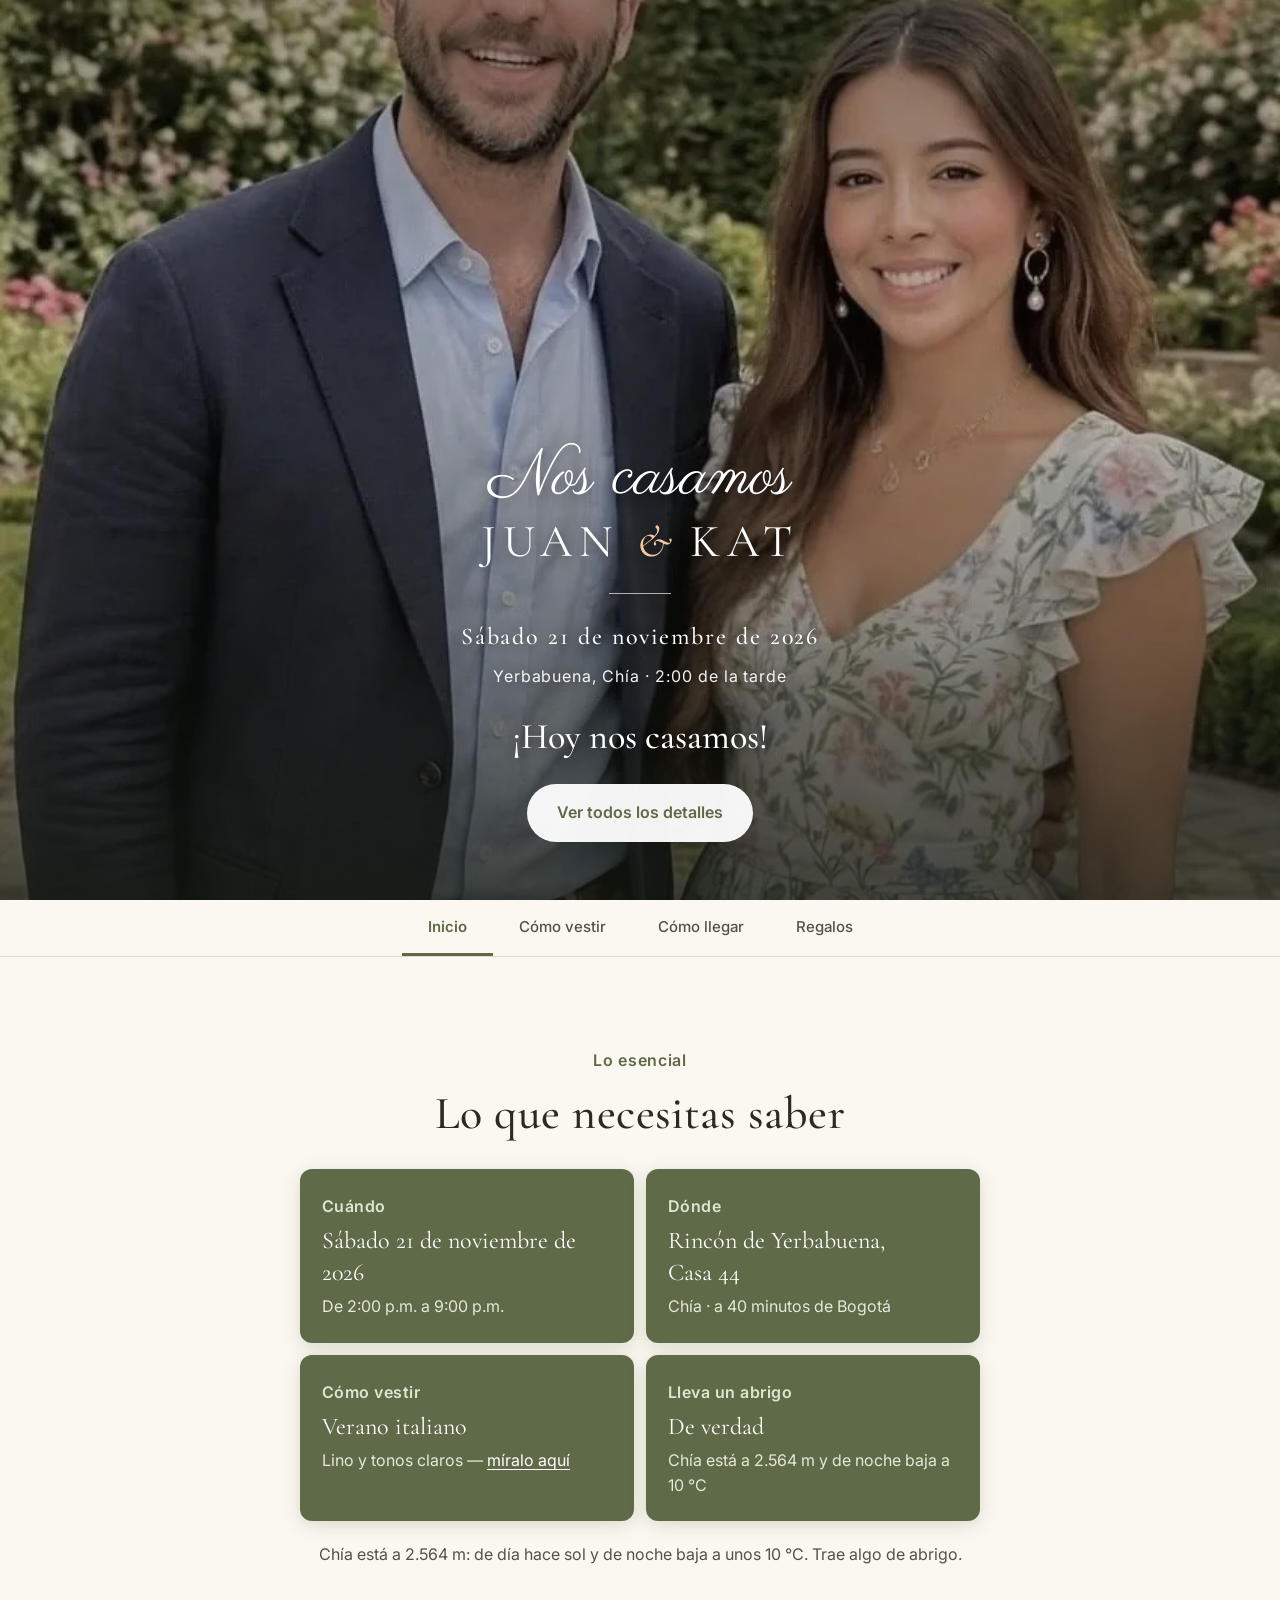
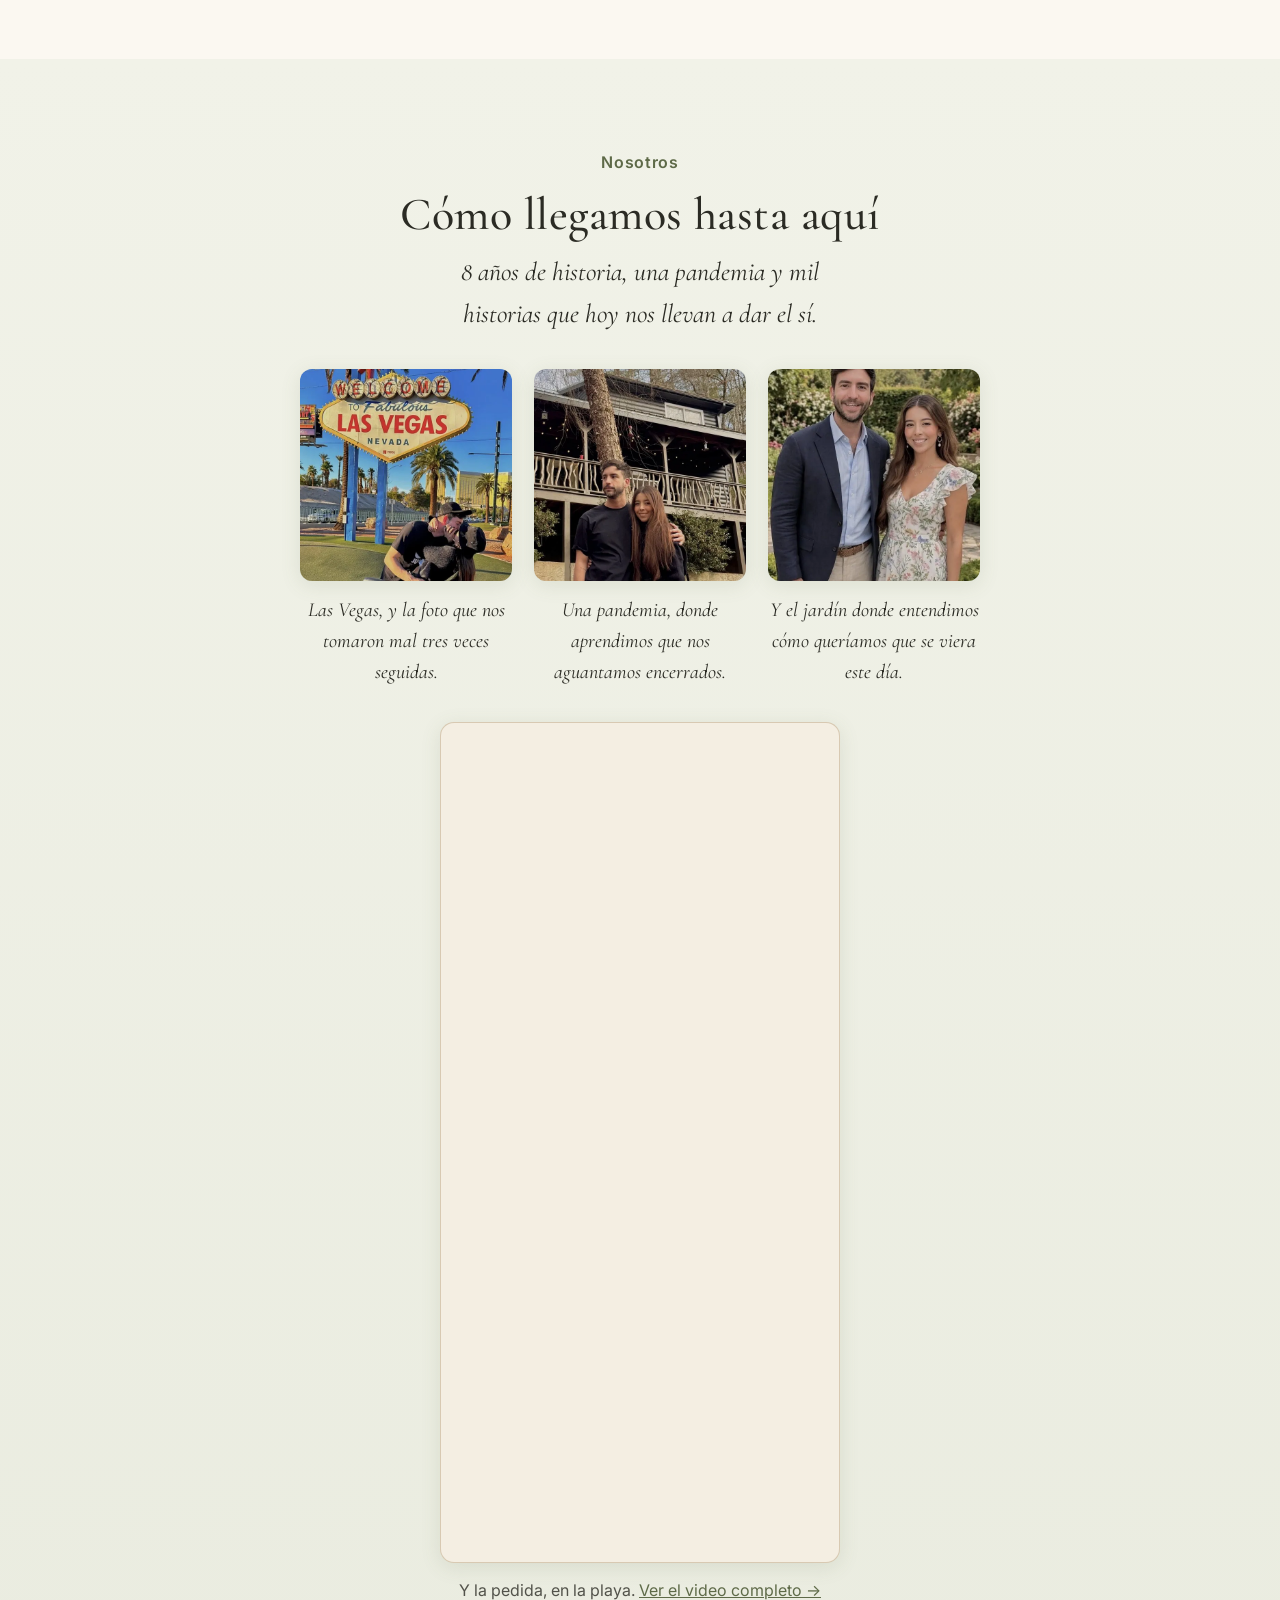
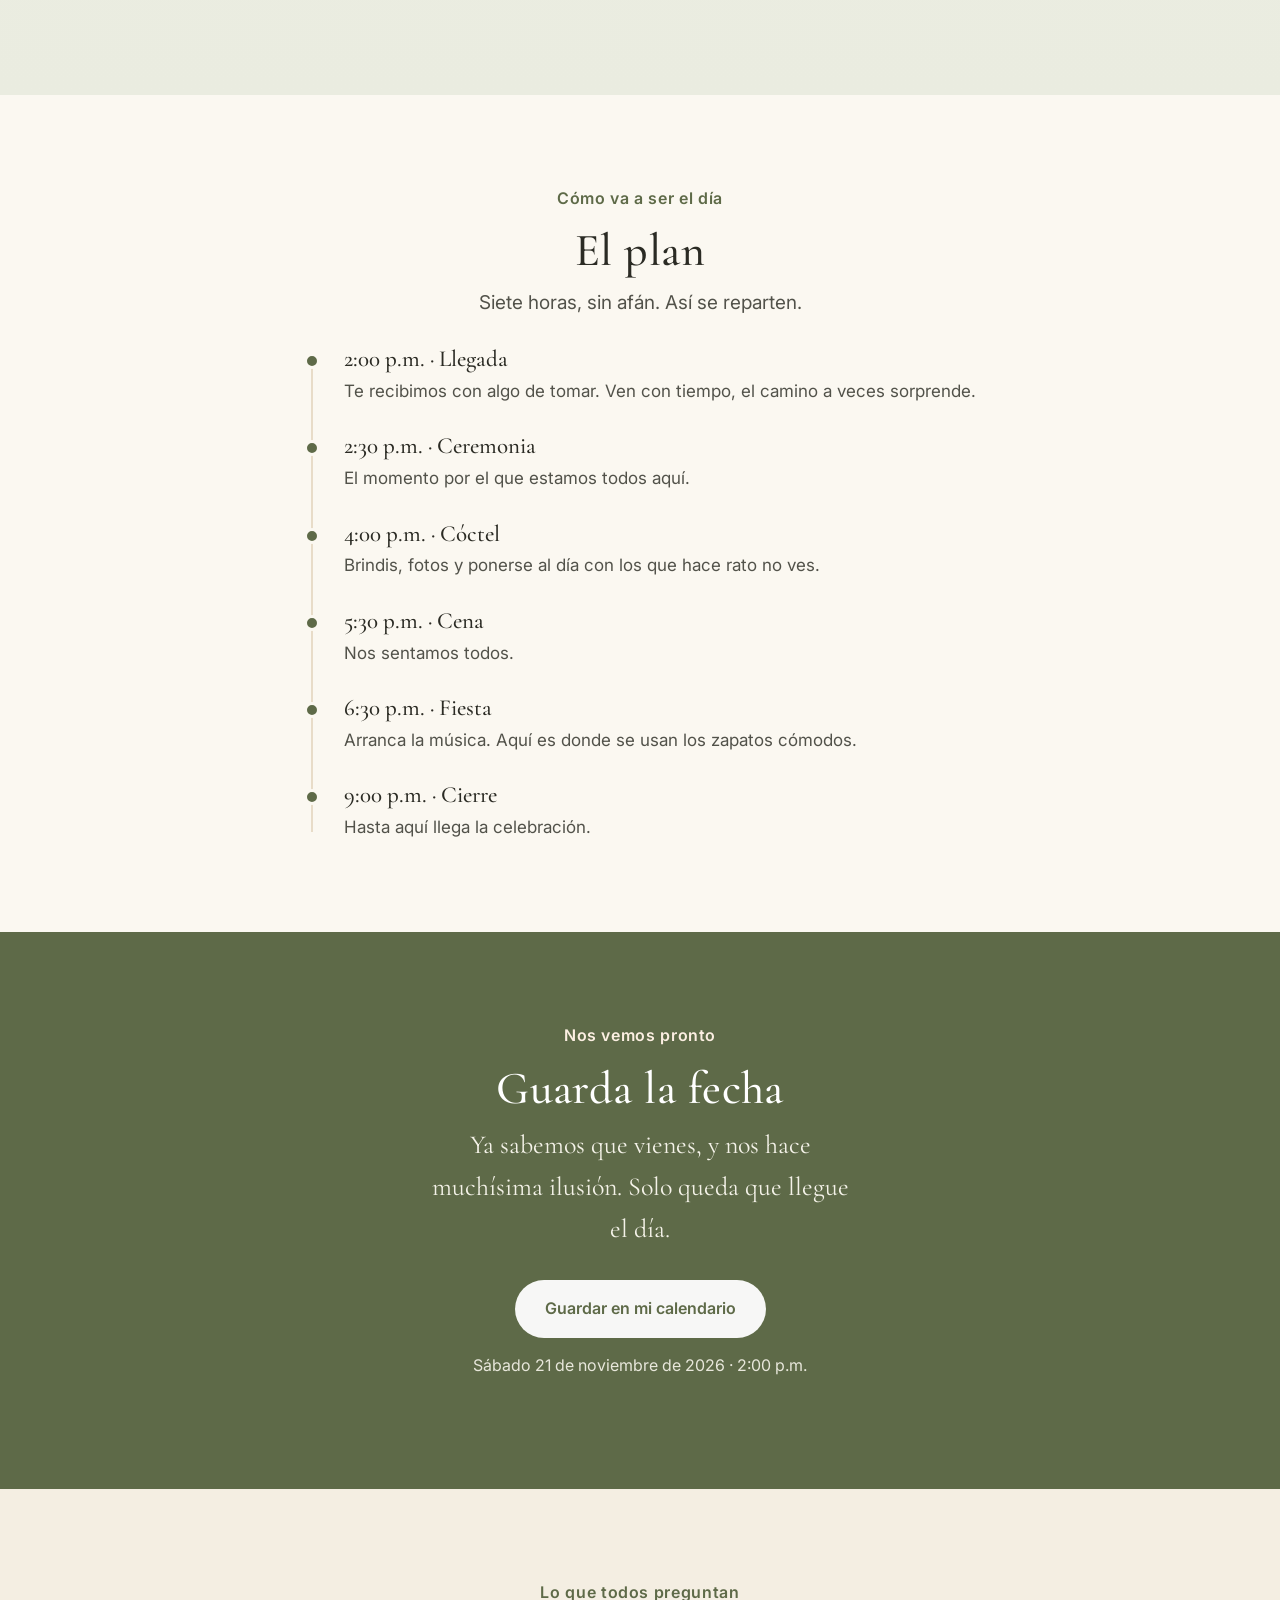
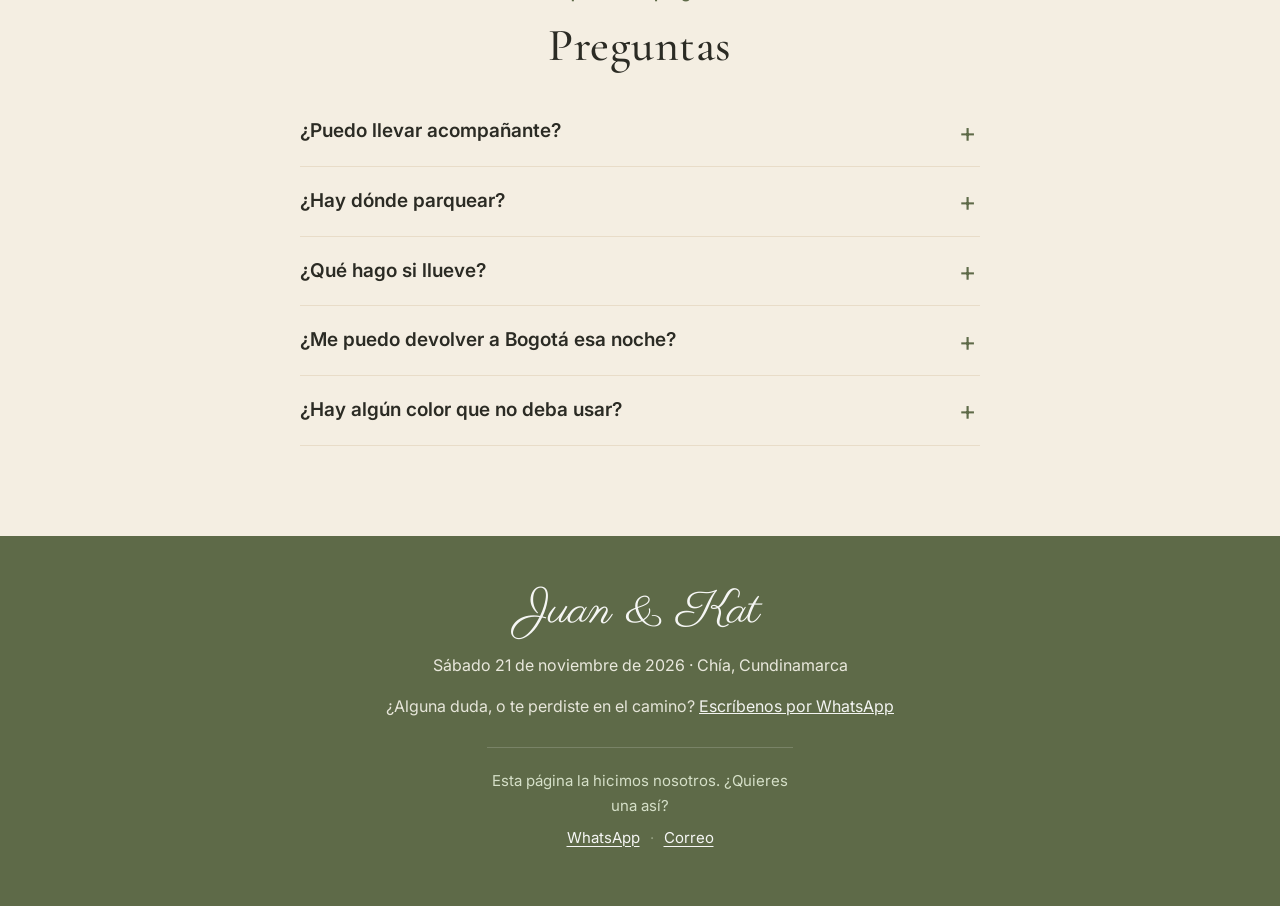
<file: index.html>
<!DOCTYPE html>
<html lang="es">
<head>
<meta charset="utf-8">
<meta name="viewport" content="width=device-width, initial-scale=1, viewport-fit=cover">
<meta name="theme-color" content="#5E6A48">
<meta name="description" content="Juan y Kat se casan el sábado 21 de noviembre de 2026 en Chía, Cundinamarca. Aquí está todo lo que necesitas saber.">
<meta property="og:title" content="Nos casamos · Juan y Kat">
<meta property="og:description" content="Juan y Kat se casan el sábado 21 de noviembre de 2026 en Chía, Cundinamarca. Aquí está todo lo que necesitas saber.">
<meta property="og:type" content="website">
<title>Nos casamos · Juan y Kat</title>
<link rel="preconnect" href="https://fonts.googleapis.com">
<link rel="preconnect" href="https://fonts.gstatic.com" crossorigin>
<link href="https://fonts.googleapis.com/css2?family=Cormorant+Garamond:ital,wght@0,400;0,500;0,600;1,400;1,500&family=Parisienne&family=Inter:wght@400;500;600;700&display=swap" rel="stylesheet">
<link rel="stylesheet" href="estilos.css">
</head>
<body>

<header class="hero">
  <picture class="hero-img"><source type="image/webp" srcset="img/jardin-sm.webp 550w, img/jardin.webp 848w" sizes="100vw"><img class="hero-img" src="img/jardin.jpg" srcset="img/jardin-sm.jpg 550w, img/jardin.jpg 848w"
       sizes="100vw" alt="Juan y Kat en un jardín" width="848" height="1508" fetchpriority="high"></picture>
  <div class="hero-velo"></div>
  <div class="hero-txt">
    <p class="hero-save">Nos casamos</p>
    <h1 class="hero-nombres">Juan <span class="amp">&amp;</span> Kat</h1>
    <div class="hero-linea"></div>
    <p class="hero-fecha">Sábado 21 de noviembre de 2026</p>
    <p class="hero-lugar">Yerbabuena, Chía · 2:00 de la tarde</p>
    <ul class="cuenta" id="cuenta"></ul>
    <p style="margin:28px 0 0">
      <a class="btn claro" href="#esencial">Ver todos los detalles</a>
    </p>
  </div>
</header>
<nav>
  <div class="nav-in">
    <a href="index.html" class="on">Inicio</a>
    <a href="dress-code.html">Cómo vestir</a>
    <a href="ubicacion.html">Cómo llegar</a>
    <a href="regalos.html">Regalos</a>
  </div>
</nav>

<section id="esencial">
  <div class="wrap center rv">
    <p class="eyebrow">Lo esencial</p>
    <h2>Lo que necesitas saber</h2>

    <dl class="esencial">
      <div>
        <dt>Cuándo</dt>
        <dd>Sábado 21 de noviembre de 2026
          <small>De 2:00 p.m. a 9:00 p.m.</small></dd>
      </div>
      <div>
        <dt>Dónde</dt>
        <dd>Rincón de Yerbabuena, Casa&nbsp;44
          <small>Chía · a 40 minutos de Bogotá</small></dd>
      </div>
      <div>
        <dt>Cómo vestir</dt>
        <dd>Verano italiano
          <small>Lino y tonos claros — <a href="dress-code.html">míralo aquí</a></small></dd>
      </div>
      <div>
        <dt>Lleva un abrigo</dt>
        <dd>De verdad
          <small>Chía está a 2.564 m y de noche baja a 10 °C</small></dd>
      </div>
    </dl>

    <p class="btn-nota" style="margin-top:20px">Chía está a 2.564 m: de día hace sol y
      de noche baja a unos 10 °C. Trae algo de abrigo.</p>
  </div>
</section>

<section class="b-salvia">
  <div class="wrap center rv">
    <p class="eyebrow">Nosotros</p>
    <h2>Cómo llegamos hasta aquí</h2>
    <p class="serif-g it" style="max-width:36ch;margin:0 auto 34px">
      8 años de historia, una pandemia y mil historias que hoy nos llevan
      a dar el sí.
    </p>

    <div class="hist">
      <figure>
        <picture><source type="image/webp" srcset="img/vegas-sq.webp"><img src="img/vegas-sq.jpg" alt="Juan y Kat frente al letrero de Las Vegas"
             loading="lazy" width="620" height="620"></picture>
        <figcaption>Las Vegas, y la foto que nos tomaron mal tres veces seguidas.</figcaption>
      </figure>
      <figure>
        <picture><source type="image/webp" srcset="img/cabana-sq.webp"><img src="img/cabana-sq.jpg" alt="Juan y Kat frente a una cabaña en el bosque"
             loading="lazy" width="620" height="620"></picture>
        <figcaption>Una pandemia, donde aprendimos que nos aguantamos encerrados.</figcaption>
      </figure>
      <figure>
        <picture><source type="image/webp" srcset="img/jardin-sq.webp"><img src="img/jardin-sq.jpg" alt="Juan y Kat en un jardín, vestidos de fiesta"
             loading="lazy" width="620" height="620"></picture>
        <figcaption>Y el jardín donde entendimos cómo queríamos que se viera este día.</figcaption>
      </figure>
    </div>

    <div class="reel" style="margin-top:34px">
      <div class="reel-caja">
        <iframe src="https://www.instagram.com/reel/DWblJ0tE2xJ/embed"
                title="El video de la pedida de mano de Juan y Kat"
                loading="lazy" scrolling="no" allowtransparency="true"
                allow="encrypted-media"></iframe>
      </div>
      <p class="reel-pie">Y la pedida, en la playa.
        <a href="https://www.instagram.com/reel/DWblJ0tE2xJ/" target="_blank"
           rel="noopener noreferrer">Ver el video completo →</a></p>
    </div>
  </div>
</section>

<section>
  <div class="wrap center rv">
    <p class="eyebrow">Cómo va a ser el día</p>
    <h2>El plan</h2>
    <p class="lead">Siete horas, sin afán. Así se reparten.</p>

    <ul class="linea" style="text-align:left">
      <li><b>2:00 p.m. · Llegada</b>
        <span>Te recibimos con algo de tomar. Ven con tiempo, el camino a veces sorprende.</span></li>
      <li><b>2:30 p.m. · Ceremonia</b>
        <span>El momento por el que estamos todos aquí.</span></li>
      <li><b>4:00 p.m. · Cóctel</b>
        <span>Brindis, fotos y ponerse al día con los que hace rato no ves.</span></li>
      <li><b>5:30 p.m. · Cena</b>
        <span>Nos sentamos todos.</span></li>
      <li><b>6:30 p.m. · Fiesta</b>
        <span>Arranca la música. Aquí es donde se usan los zapatos cómodos.</span></li>
      <li><b>9:00 p.m. · Cierre</b>
        <span>Hasta aquí llega la celebración.</span></li>
    </ul>
  </div>
</section>

<section class="b-oliva">
  <div class="wrap center rv">
    <p class="eyebrow">Nos vemos pronto</p>
    <h2>Guarda la fecha</h2>
    <p class="serif-g" style="max-width:36ch;margin:0 auto 6px">
      Ya sabemos que vienes, y nos hace muchísima ilusión.
      Solo queda que llegue el día.
    </p>
    <p style="margin:30px 0 0">
      <a class="btn claro" href="boda-juan-y-kat.ics">Guardar en mi calendario</a>
    </p>
    <p style="font-size:16px;opacity:.92;margin-top:14px">
      Sábado 21 de noviembre de 2026 · 2:00 p.m.</p>
  </div>
</section>

<section class="b-arena">
  <div class="wrap rv">
    <div class="center">
      <p class="eyebrow">Lo que todos preguntan</p>
      <h2>Preguntas</h2>
    </div>
    <div class="faq">
      <details><summary>¿Puedo llevar acompañante?</summary>
        <p>La invitación es para las personas nombradas en ella. Si tienes dudas,
          escríbenos y lo miramos con gusto.</p></details>
      <details><summary>¿Hay dónde parquear?</summary>
        <p>Sí. En la entrada te indican dónde dejar el carro.</p></details>
      <details><summary>¿Qué hago si llueve?</summary>
        <p>El lugar es cubierto, así que la celebración no se moja. Aun así,
          te sugerimos llevar abrigo y sombrilla para el trayecto caminando.</p></details>
      <details><summary>¿Me puedo devolver a Bogotá esa noche?</summary>
        <p>Sí, son unos 40 minutos. Si piensas tomarte unos tragos, deja un conductor
          designado o pide un carro con tiempo — a esa hora y en esa zona escasean.</p></details>
      <details><summary>¿Hay algún color que no deba usar?</summary>
        <p>El blanco lo dejamos para la novia y el negro lo dejamos para otro día.
          De resto, <a href="dress-code.html">la paleta está aquí</a> y es una guía,
          no una regla.</p></details>
    </div>
  </div>
</section>
<footer>
  <p class="fn">Juan &amp; Kat</p>
  <p>Sábado 21 de noviembre de 2026 · Chía, Cundinamarca</p>
  <p style="opacity:.92;margin-top:14px">¿Alguna duda, o te perdiste en el camino?
     <a href="https://wa.me/573112276705?text=%C2%A1Hola%21%20Escribo%20por%20la%20boda%20de%20Juan%20y%20Kat%20%F0%9F%A4%8D" target="_blank" rel="noopener noreferrer">Escríbenos por WhatsApp</a></p>
  <p class="credito">
    Esta página la hicimos nosotros. ¿Quieres una así?<br>
    <a href="https://wa.me/573142619842?text=%C2%A1Hola%21%20Vi%20la%20p%C3%A1gina%20de%20la%20boda%20de%20Juan%20y%20Kat%20y%20me%20encant%C3%B3.%20Quiero%20una%20as%C3%AD%20%F0%9F%A4%8D" target="_blank" rel="noopener noreferrer">WhatsApp</a>
    <span class="sep">·</span>
    <a href="mailto:jose.martinez@thephonemarket.com.co?subject=Quiero%20una%20p%C3%A1gina%20as%C3%AD">Correo</a>
  </p>
</footer>

<script>
(function(){
  var e=document.querySelectorAll('.rv');
  if(!('IntersectionObserver' in window)){
    Array.prototype.forEach.call(e,function(x){x.classList.add('in');});
  } else {
    var io=new IntersectionObserver(function(en){
      en.forEach(function(x){ if(x.isIntersecting){x.target.classList.add('in');io.unobserve(x.target);} });
    },{threshold:.08,rootMargin:'0px 0px -40px 0px'});
    Array.prototype.forEach.call(e,function(x){io.observe(x);});
  }
  /* cuenta regresiva: 21 nov 2026, 2 p.m. hora de Colombia (UTC-5) */
  var c=document.getElementById('cuenta');
  if(c){
    var fin=new Date('2026-11-21T14:00:00-05:00').getTime();
    function pinta(){
      var d=fin-Date.now();
      if(d<=0){ c.innerHTML='<li style="min-width:auto"><b>¡Hoy nos casamos!</b></li>'; return; }
      var dia=Math.floor(d/864e5), h=Math.floor(d%864e5/36e5), m=Math.floor(d%36e5/6e4);
      c.innerHTML='<li><b>'+dia+'</b><span>'+(dia===1?'día':'días')+'</span></li>'+
                  '<li><b>'+h+'</b><span>'+(h===1?'hora':'horas')+'</span></li>'+
                  '<li><b>'+m+'</b><span>'+(m===1?'minuto':'minutos')+'</span></li>';
    }
    pinta(); setInterval(pinta,30000);
  }
})();
</script>
</body>
</html>
</file>
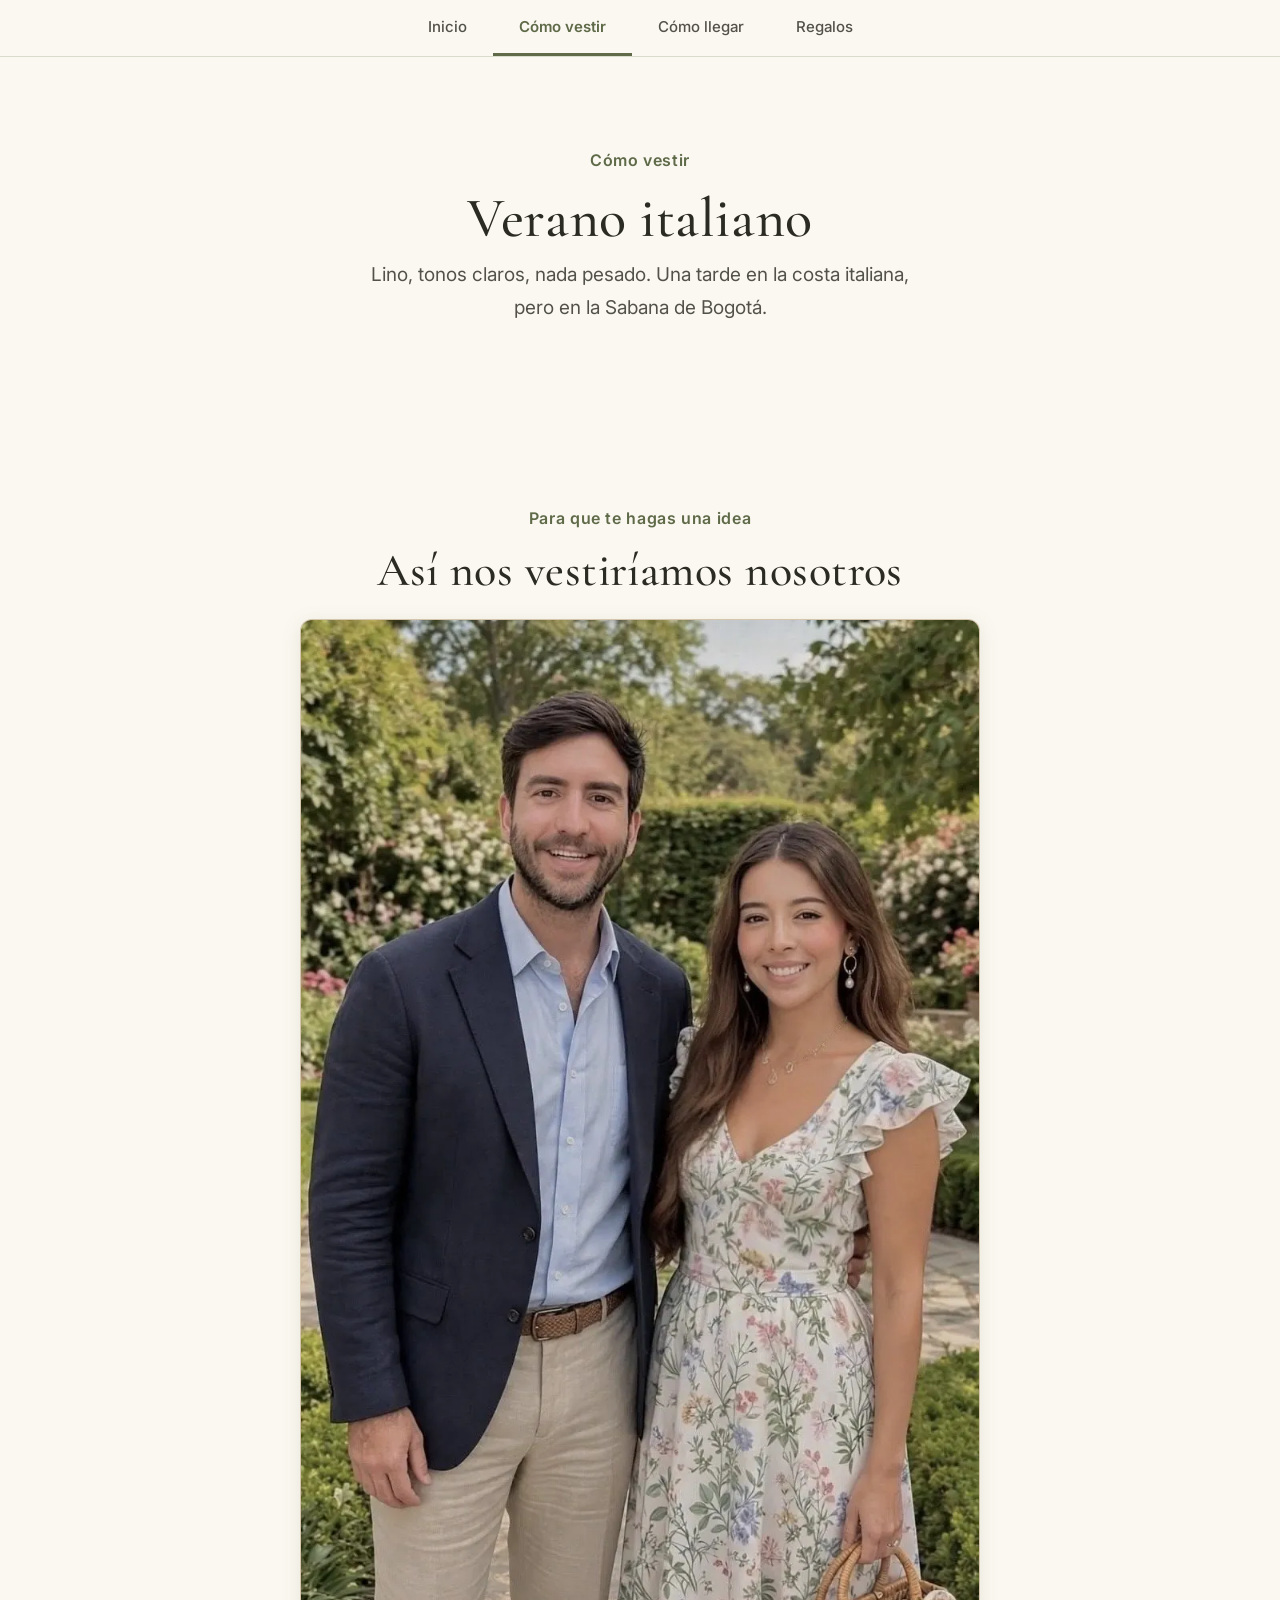
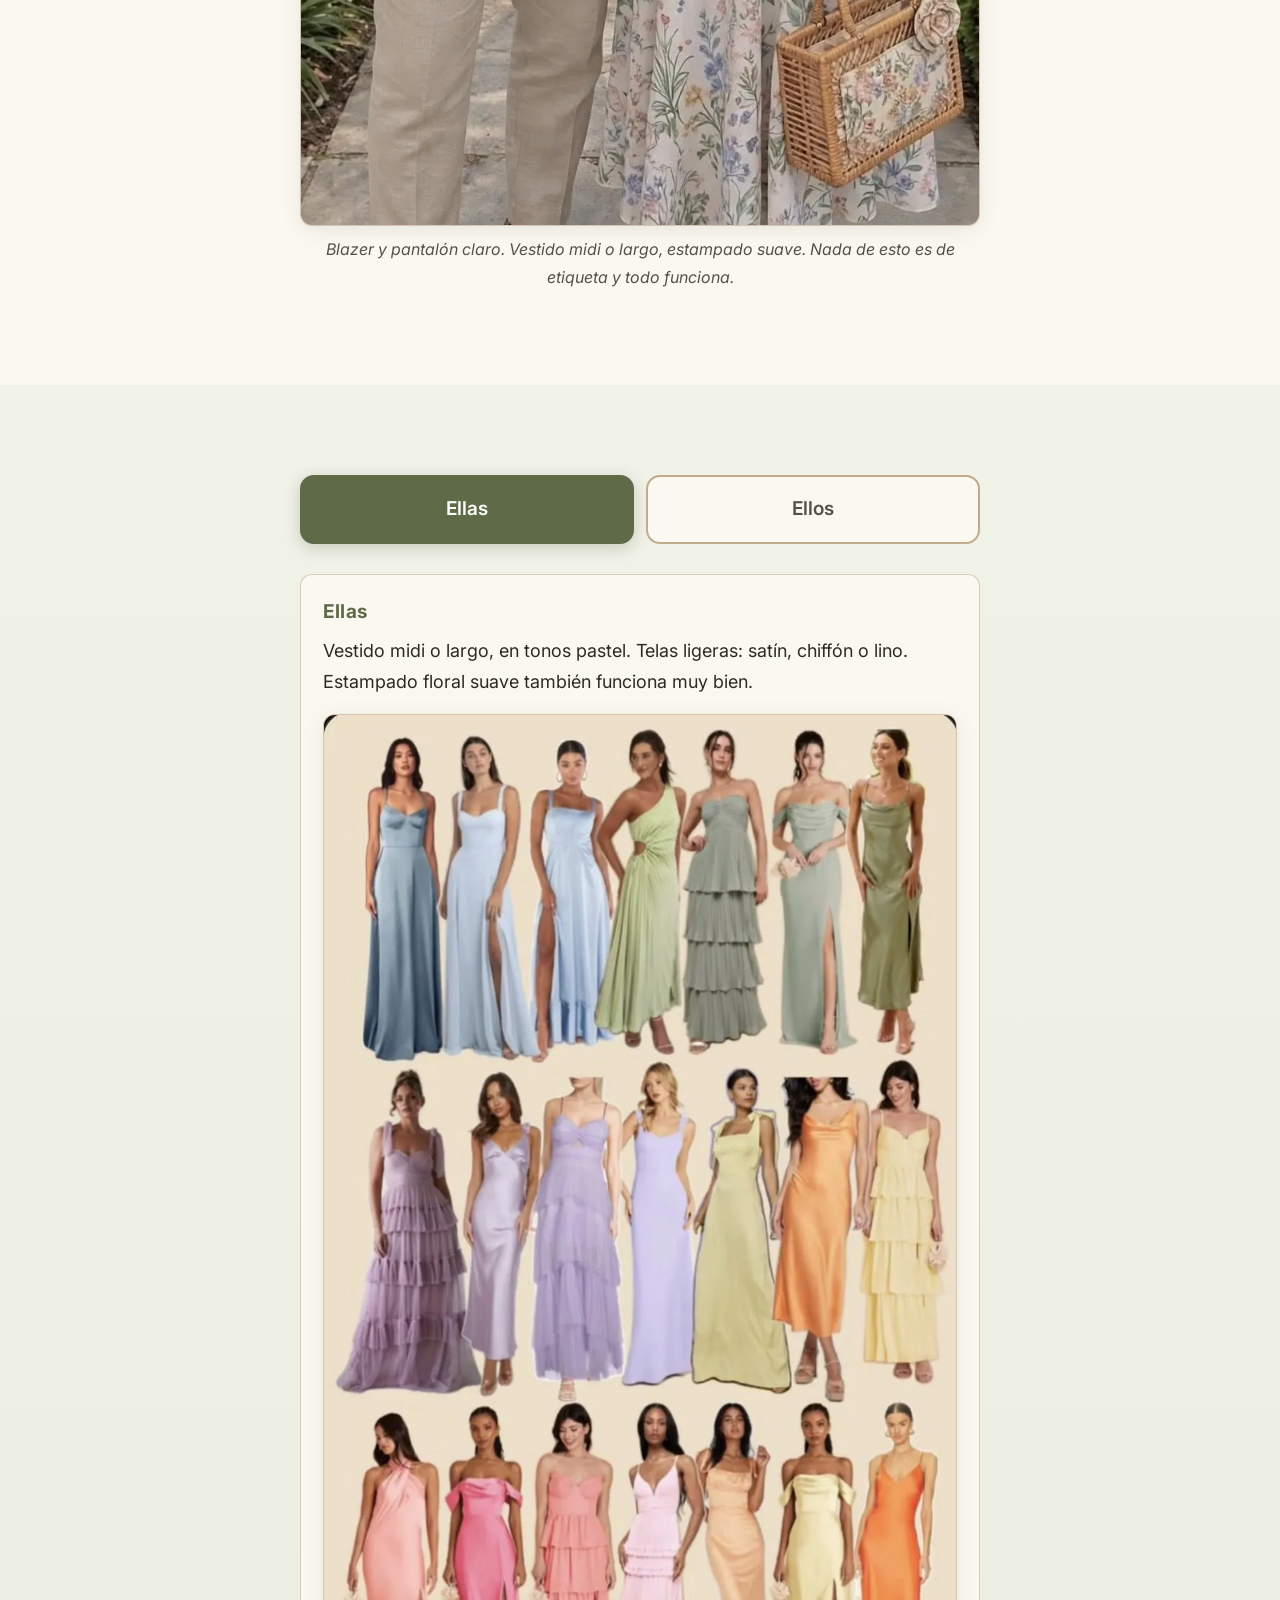
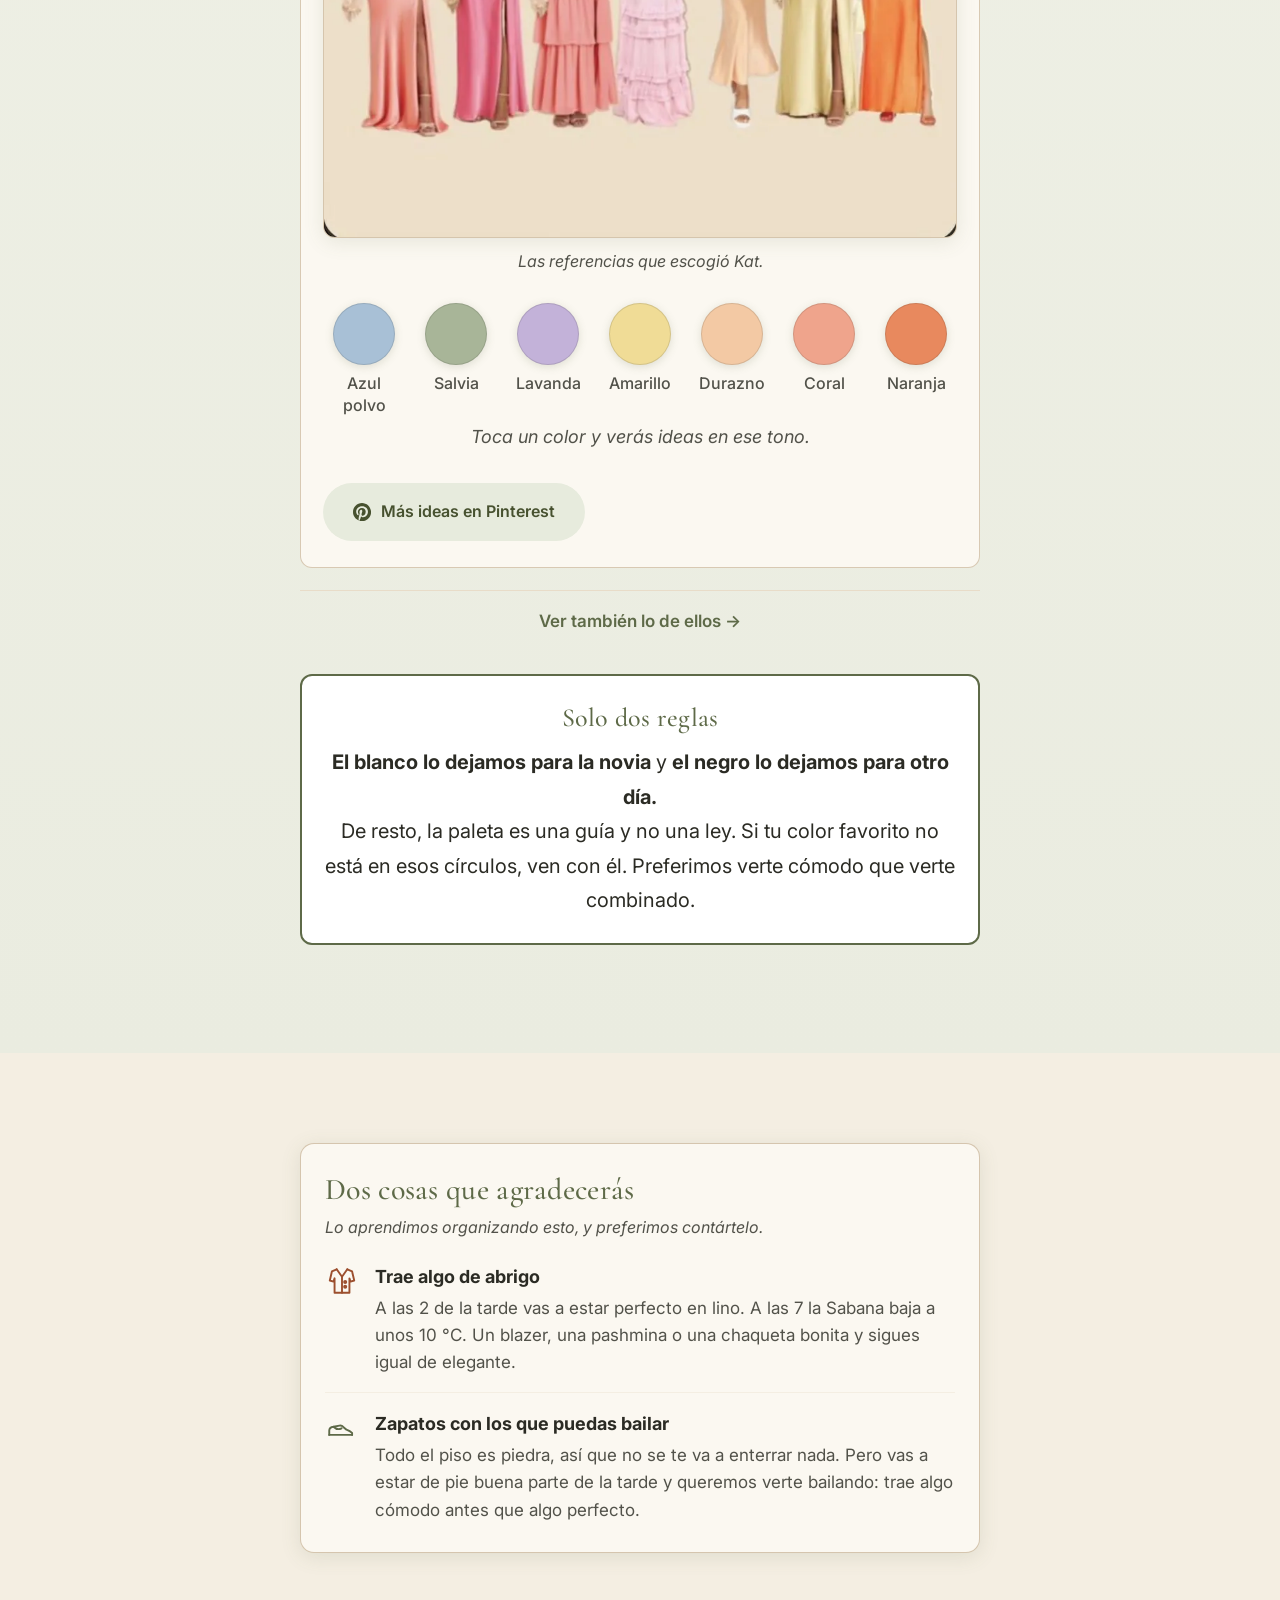
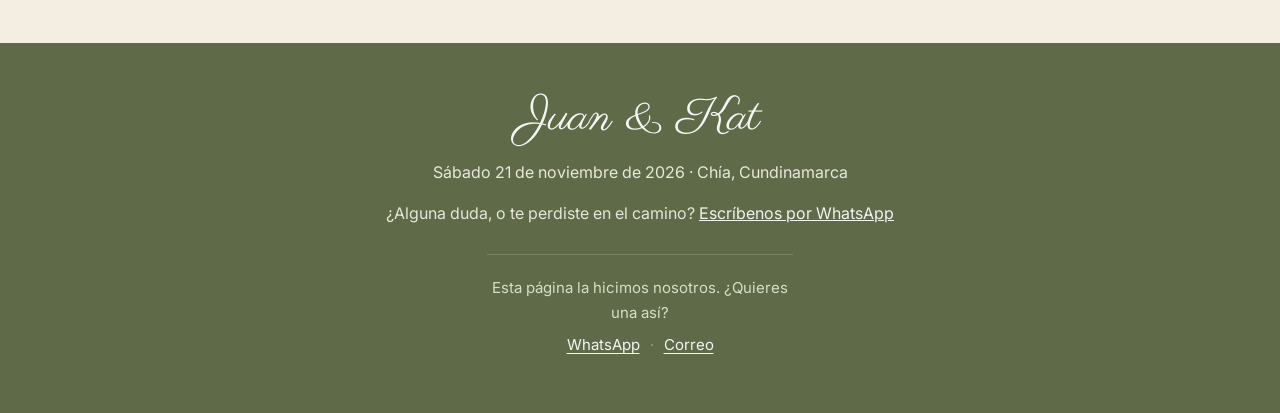
<file: dress-code.html>
<!DOCTYPE html>
<html lang="es">
<head>
<meta charset="utf-8">
<meta name="viewport" content="width=device-width, initial-scale=1, viewport-fit=cover">
<meta name="theme-color" content="#5E6A48">
<meta name="description" content="Verano italiano en la Sabana: lino y tonos claros de día, y un abrigo para la noche. Chía está a 2.564 m.">
<meta property="og:title" content="Cómo vestir · Juan y Kat">
<meta property="og:description" content="Verano italiano en la Sabana: lino y tonos claros de día, y un abrigo para la noche. Chía está a 2.564 m.">
<meta property="og:type" content="website">
<title>Cómo vestir · Juan y Kat</title>
<link rel="preconnect" href="https://fonts.googleapis.com">
<link rel="preconnect" href="https://fonts.gstatic.com" crossorigin>
<link href="https://fonts.googleapis.com/css2?family=Cormorant+Garamond:ital,wght@0,400;0,500;0,600;1,400;1,500&family=Parisienne&family=Inter:wght@400;500;600;700&display=swap" rel="stylesheet">
<link rel="stylesheet" href="estilos.css">
</head>
<body>
<nav>
  <div class="nav-in">
    <a href="index.html">Inicio</a>
    <a href="dress-code.html" class="on">Cómo vestir</a>
    <a href="ubicacion.html">Cómo llegar</a>
    <a href="regalos.html">Regalos</a>
  </div>
</nav>

<section>
  <div class="wrap center rv">
    <p class="eyebrow">Cómo vestir</p>
    <h1>Verano italiano</h1>
    <p class="lead" style="max-width:46ch;margin:0 auto">
      Lino, tonos claros, nada pesado. Una tarde en la costa italiana,
      pero en la Sabana de Bogotá.
    </p>
  </div>
</section>



<section>
  <div class="wrap center rv">
    <p class="eyebrow">Para que te hagas una idea</p>
    <h2>Así nos vestiríamos nosotros</h2>
    <figure class="ref" style="margin-top:22px">
      <picture><source type="image/webp" srcset="img/jardin-sm.webp 550w, img/jardin.webp 848w" sizes="(max-width:760px) 92vw, 600px"><img src="img/jardin.jpg" srcset="img/jardin-sm.jpg 550w, img/jardin.jpg 848w"
           sizes="(max-width:760px) 92vw, 600px"
           alt="Juan con blazer azul y pantalón claro, Kat con vestido midi floral"
           loading="lazy" width="848" height="1508"></picture>
      <figcaption>Blazer y pantalón claro. Vestido midi o largo, estampado suave.
        Nada de esto es de etiqueta y todo funciona.</figcaption>
    </figure>
  </div>
</section>

<section class="b-salvia">
  <div class="wrap">
    <div class="elegir" role="tablist" aria-label="Elige qué mirar">
      <button type="button" role="tab" id="tab-ellas" aria-controls="ellas" aria-selected="true">Ellas</button>
      <button type="button" role="tab" id="tab-ellos" aria-controls="ellos" aria-selected="false">Ellos</button>
    </div>
    <div class="panel" id="ellas" role="tabpanel" aria-labelledby="tab-ellas">
      <div class="card" style="margin-bottom:0">
        <h3>Ellas</h3>
        <p>Vestido midi o largo, en tonos pastel. Telas ligeras: satín, chiffón o lino.
          Estampado floral suave también funciona muy bien.</p>
        <figure class="ref">
          <picture><source type="image/webp" srcset="img/vestidos-sm.webp 450w, img/vestidos.webp 900w" sizes="(max-width:760px) 92vw, 44vw"><img src="img/vestidos.jpg" srcset="img/vestidos-sm.jpg 450w, img/vestidos.jpg 900w"
               sizes="(max-width:760px) 92vw, 44vw"
               alt="Referencias de vestidos de invitada en tonos pastel"
               loading="lazy" width="900" height="1598"></picture>
          <figcaption>Las referencias que escogió Kat.</figcaption>
        </figure>
        <ul class="pal">
        <li><a href="https://www.pinterest.com/search/pins/?q=dusty%20blue%20wedding%20guest%20dress" target="_blank" rel="noopener noreferrer" title="Ver ideas en Azul polvo"><span class="sw" style="background:#A8C0D6"></span><span class="sw-n">Azul polvo</span></a></li>
        <li><a href="https://www.pinterest.com/search/pins/?q=sage%20green%20wedding%20guest%20dress" target="_blank" rel="noopener noreferrer" title="Ver ideas en Salvia"><span class="sw" style="background:#A8B598"></span><span class="sw-n">Salvia</span></a></li>
        <li><a href="https://www.pinterest.com/search/pins/?q=lavender%20wedding%20guest%20dress" target="_blank" rel="noopener noreferrer" title="Ver ideas en Lavanda"><span class="sw" style="background:#C3B2D9"></span><span class="sw-n">Lavanda</span></a></li>
        <li><a href="https://www.pinterest.com/search/pins/?q=butter%20yellow%20wedding%20guest%20dress" target="_blank" rel="noopener noreferrer" title="Ver ideas en Amarillo"><span class="sw" style="background:#F0DC96"></span><span class="sw-n">Amarillo</span></a></li>
        <li><a href="https://www.pinterest.com/search/pins/?q=peach%20wedding%20guest%20dress" target="_blank" rel="noopener noreferrer" title="Ver ideas en Durazno"><span class="sw" style="background:#F3C9A4"></span><span class="sw-n">Durazno</span></a></li>
        <li><a href="https://www.pinterest.com/search/pins/?q=coral%20wedding%20guest%20dress" target="_blank" rel="noopener noreferrer" title="Ver ideas en Coral"><span class="sw" style="background:#EFA48C"></span><span class="sw-n">Coral</span></a></li>
        <li><a href="https://www.pinterest.com/search/pins/?q=soft%20orange%20wedding%20guest%20dress" target="_blank" rel="noopener noreferrer" title="Ver ideas en Naranja"><span class="sw" style="background:#E8895E"></span><span class="sw-n">Naranja</span></a></li>
        </ul>
        <p class="pal-nota">Toca un color y verás ideas en ese tono.</p>
        <a class="btn suave full" style="margin-top:14px" target="_blank" rel="noopener noreferrer"
           href="https://www.pinterest.com/search/pins/?q=italian%20summer%20wedding%20guest%20dress%20pastel%20midi">
          <svg viewBox="0 0 24 24" fill="currentColor" aria-hidden="true"><path d="M12 0C5.37 0 0 5.37 0 12c0 5.08 3.16 9.42 7.62 11.17-.1-.95-.2-2.4.04-3.44.22-.93 1.4-5.95 1.4-5.95s-.36-.72-.36-1.78c0-1.67.97-2.92 2.17-2.92 1.02 0 1.52.77 1.52 1.69 0 1.03-.66 2.57-1 4-.28 1.19.6 2.16 1.77 2.16 2.12 0 3.76-2.24 3.76-5.47 0-2.86-2.06-4.86-5-4.86-3.4 0-5.4 2.55-5.4 5.19 0 1.03.4 2.13.89 2.73.1.12.11.22.08.34-.09.38-.3 1.19-.34 1.36-.05.22-.18.27-.41.16-1.53-.71-2.49-2.95-2.49-4.75 0-3.87 2.81-7.43 8.11-7.43 4.26 0 7.57 3.03 7.57 7.09 0 4.23-2.67 7.63-6.36 7.63-1.24 0-2.41-.65-2.81-1.41l-.77 2.91c-.27 1.07-1.02 2.4-1.52 3.22 1.15.35 2.36.55 3.62.55 6.63 0 12-5.37 12-12S18.63 0 12 0z"/></svg> Más ideas en Pinterest
        </a>
      </div>
      <button class="cambiar" type="button" data-ir="ellos">Ver también lo de ellos →</button>
    </div>
    <div class="panel" id="ellos" role="tabpanel" aria-labelledby="tab-ellos">
      <div class="card" style="margin-bottom:0">
        <h3>Ellos</h3>
        <p>Lino o algodón liviano, en tonos tierra o claros. Camisa sin corbata.
          El blazer es bienvenido y, por lo que decíamos arriba, además conviene.</p>
        <figure class="ref">
          <picture><source type="image/webp" srcset="img/trajes-sm.webp 450w, img/trajes.webp 900w" sizes="(max-width:760px) 92vw, 44vw"><img src="img/trajes.jpg" srcset="img/trajes-sm.jpg 450w, img/trajes.jpg 900w"
               sizes="(max-width:760px) 92vw, 44vw"
               alt="Referencias de trajes de lino en tonos tierra"
               loading="lazy" width="900" height="1598"></picture>
          <figcaption>Las referencias que escogió Kat.</figcaption>
        </figure>
        <ul class="pal">
        <li><a href="https://www.pinterest.com/search/pins/?q=cream%20linen%20suit%20men%20wedding%20guest" target="_blank" rel="noopener noreferrer" title="Ver ideas en Crema"><span class="sw" style="background:#F4EEE2"></span><span class="sw-n">Crema</span></a></li>
        <li><a href="https://www.pinterest.com/search/pins/?q=sand%20linen%20suit%20men%20wedding%20guest" target="_blank" rel="noopener noreferrer" title="Ver ideas en Arena"><span class="sw" style="background:#E8DCC8"></span><span class="sw-n">Arena</span></a></li>
        <li><a href="https://www.pinterest.com/search/pins/?q=beige%20linen%20suit%20men%20wedding%20guest" target="_blank" rel="noopener noreferrer" title="Ver ideas en Beige"><span class="sw" style="background:#C4A886"></span><span class="sw-n">Beige</span></a></li>
        <li><a href="https://www.pinterest.com/search/pins/?q=sage%20green%20linen%20suit%20men%20wedding%20guest" target="_blank" rel="noopener noreferrer" title="Ver ideas en Salvia"><span class="sw" style="background:#A8B598"></span><span class="sw-n">Salvia</span></a></li>
        <li><a href="https://www.pinterest.com/search/pins/?q=olive%20linen%20suit%20men%20wedding%20guest" target="_blank" rel="noopener noreferrer" title="Ver ideas en Oliva"><span class="sw" style="background:#5E6A48"></span><span class="sw-n">Oliva</span></a></li>
        <li><a href="https://www.pinterest.com/search/pins/?q=light%20blue%20linen%20suit%20men%20wedding%20guest" target="_blank" rel="noopener noreferrer" title="Ver ideas en Azul claro"><span class="sw" style="background:#A8C0D6"></span><span class="sw-n">Azul claro</span></a></li>
        <li><a href="https://www.pinterest.com/search/pins/?q=brown%20linen%20suit%20men%20wedding%20guest" target="_blank" rel="noopener noreferrer" title="Ver ideas en Tierra"><span class="sw" style="background:#8C7A68"></span><span class="sw-n">Tierra</span></a></li>
        </ul>
        <p class="pal-nota">Toca un color y verás ideas en ese tono.</p>
        <a class="btn suave full" style="margin-top:14px" target="_blank" rel="noopener noreferrer"
           href="https://www.pinterest.com/search/pins/?q=italian%20summer%20wedding%20guest%20men%20linen%20suit">
          <svg viewBox="0 0 24 24" fill="currentColor" aria-hidden="true"><path d="M12 0C5.37 0 0 5.37 0 12c0 5.08 3.16 9.42 7.62 11.17-.1-.95-.2-2.4.04-3.44.22-.93 1.4-5.95 1.4-5.95s-.36-.72-.36-1.78c0-1.67.97-2.92 2.17-2.92 1.02 0 1.52.77 1.52 1.69 0 1.03-.66 2.57-1 4-.28 1.19.6 2.16 1.77 2.16 2.12 0 3.76-2.24 3.76-5.47 0-2.86-2.06-4.86-5-4.86-3.4 0-5.4 2.55-5.4 5.19 0 1.03.4 2.13.89 2.73.1.12.11.22.08.34-.09.38-.3 1.19-.34 1.36-.05.22-.18.27-.41.16-1.53-.71-2.49-2.95-2.49-4.75 0-3.87 2.81-7.43 8.11-7.43 4.26 0 7.57 3.03 7.57 7.09 0 4.23-2.67 7.63-6.36 7.63-1.24 0-2.41-.65-2.81-1.41l-.77 2.91c-.27 1.07-1.02 2.4-1.52 3.22 1.15.35 2.36.55 3.62.55 6.63 0 12-5.37 12-12S18.63 0 12 0z"/></svg> Más ideas en Pinterest
        </a>
      </div>
      <button class="cambiar" type="button" data-ir="ellas">Ver también lo de ellas →</button>
    </div>
    <div class="card destaca" style="margin-top:22px;text-align:center">
      <h3 style="font-family:var(--serif);font-size:26px;font-weight:500">Solo dos reglas</h3>
      <p style="font-size:20px;margin-bottom:0">
        <strong>El blanco lo dejamos para la novia</strong> y
        <strong>el negro lo dejamos para otro día.</strong><br>
        De resto, la paleta es una guía y no una ley. Si tu color favorito no está
        en esos círculos, ven con él. Preferimos verte cómodo que verte combinado.</p>
    </div>
  </div>
</section>

<section class="b-arena">
  <div class="wrap rv">
    <div class="practica">
      <h3>Dos cosas que agradecerás</h3>
      <p class="desde">Lo aprendimos organizando esto, y preferimos contártelo.</p>
      <ul>
        <li>
          <svg class="ico" viewBox="0 0 32 32" fill="none" stroke="#9C4F2E" stroke-width="1.8" stroke-linecap="round" stroke-linejoin="round" aria-hidden="true"><path d="M11 5 L6.5 7 L4.5 15.5 L8 16.6 L9 13.5 L9 27 L23 27 L23 13.5 L24 16.6 L27.5 15.5 L25.5 7 L21 5"/><path d="M11 5 L16 12 L21 5"/><path d="M16 12 L16 27"/><circle cx="19" cy="17" r="1"/><circle cx="19" cy="21.5" r="1"/></svg>
          <div>
            <b>Trae algo de abrigo</b>
            <span>A las 2 de la tarde vas a estar perfecto en lino. A las 7 la Sabana
              baja a unos 10 °C. Un blazer, una pashmina o una chaqueta bonita
              y sigues igual de elegante.</span>
          </div>
        </li>
        <li>
          <svg class="ico" viewBox="0 0 32 32" fill="none" stroke="#5E6A48" stroke-width="1.8" stroke-linecap="round" stroke-linejoin="round" aria-hidden="true"><path d="M4 22.5 L25.5 22.5"/><path d="M4 22.5 L4 18.4 Q4 15.4 8 14.8 L13.6 13.8 Q15.8 13.4 17.2 15 L20.2 17.6 Q23.6 18.9 25.5 20.6 L25.5 22.5"/><path d="M8 14.8 Q11.6 18.4 15.6 16.3"/></svg>
          <div>
            <b>Zapatos con los que puedas bailar</b>
            <span>Todo el piso es piedra, así que no se te va a enterrar nada. Pero vas a
              estar de pie buena parte de la tarde y queremos verte bailando: trae algo
              cómodo antes que algo perfecto.</span>
          </div>
        </li>
      </ul>
    </div>
  </div>
</section>

<footer>
  <p class="fn">Juan &amp; Kat</p>
  <p>Sábado 21 de noviembre de 2026 · Chía, Cundinamarca</p>
  <p style="opacity:.92;margin-top:14px">¿Alguna duda, o te perdiste en el camino?
     <a href="https://wa.me/573112276705?text=%C2%A1Hola%21%20Escribo%20por%20la%20boda%20de%20Juan%20y%20Kat%20%F0%9F%A4%8D" target="_blank" rel="noopener noreferrer">Escríbenos por WhatsApp</a></p>
  <p class="credito">
    Esta página la hicimos nosotros. ¿Quieres una así?<br>
    <a href="https://wa.me/573142619842?text=%C2%A1Hola%21%20Vi%20la%20p%C3%A1gina%20de%20la%20boda%20de%20Juan%20y%20Kat%20y%20me%20encant%C3%B3.%20Quiero%20una%20as%C3%AD%20%F0%9F%A4%8D" target="_blank" rel="noopener noreferrer">WhatsApp</a>
    <span class="sep">·</span>
    <a href="mailto:jose.martinez@thephonemarket.com.co?subject=Quiero%20una%20p%C3%A1gina%20as%C3%AD">Correo</a>
  </p>
</footer>

<script>
(function(){
  var e=document.querySelectorAll('.rv');
  if(!('IntersectionObserver' in window)){
    Array.prototype.forEach.call(e,function(x){x.classList.add('in');});
  } else {
    var io=new IntersectionObserver(function(en){
      en.forEach(function(x){ if(x.isIntersecting){x.target.classList.add('in');io.unobserve(x.target);} });
    },{threshold:.08,rootMargin:'0px 0px -40px 0px'});
    Array.prototype.forEach.call(e,function(x){io.observe(x);});
  }
  /* cuenta regresiva: 21 nov 2026, 2 p.m. hora de Colombia (UTC-5) */
  var c=document.getElementById('cuenta');
  if(c){
    var fin=new Date('2026-11-21T14:00:00-05:00').getTime();
    function pinta(){
      var d=fin-Date.now();
      if(d<=0){ c.innerHTML='<li style="min-width:auto"><b>¡Hoy nos casamos!</b></li>'; return; }
      var dia=Math.floor(d/864e5), h=Math.floor(d%864e5/36e5), m=Math.floor(d%36e5/6e4);
      c.innerHTML='<li><b>'+dia+'</b><span>'+(dia===1?'día':'días')+'</span></li>'+
                  '<li><b>'+h+'</b><span>'+(h===1?'hora':'horas')+'</span></li>'+
                  '<li><b>'+m+'</b><span>'+(m===1?'minuto':'minutos')+'</span></li>';
    }
    pinta(); setInterval(pinta,30000);
  }
})();
</script>

<script>
(function(){
  var tabs=[].slice.call(document.querySelectorAll('.elegir [role="tab"]'));
  if(!tabs.length) return;
  function mostrar(id,foco){
    tabs.forEach(function(t){
      var sel=t.getAttribute('aria-controls')===id;
      t.setAttribute('aria-selected',sel?'true':'false');
      var p=document.getElementById(t.getAttribute('aria-controls'));
      if(p) p.hidden=!sel;
      if(sel&&foco) t.focus();
    });
  }
  tabs.forEach(function(t){
    t.addEventListener('click',function(){ mostrar(t.getAttribute('aria-controls')); });
  });
  [].slice.call(document.querySelectorAll('.cambiar')).forEach(function(b){
    b.addEventListener('click',function(){
      var id=b.getAttribute('data-ir');
      mostrar(id,true);
      var caja=document.querySelector('.elegir');
      if(caja) caja.scrollIntoView({behavior:'smooth',block:'center'});
    });
  });
  mostrar('ellas');           /* solo ahora se esconde un panel: sin JS se ven los dos */
})();
</script>
</body>
</html>
</file>
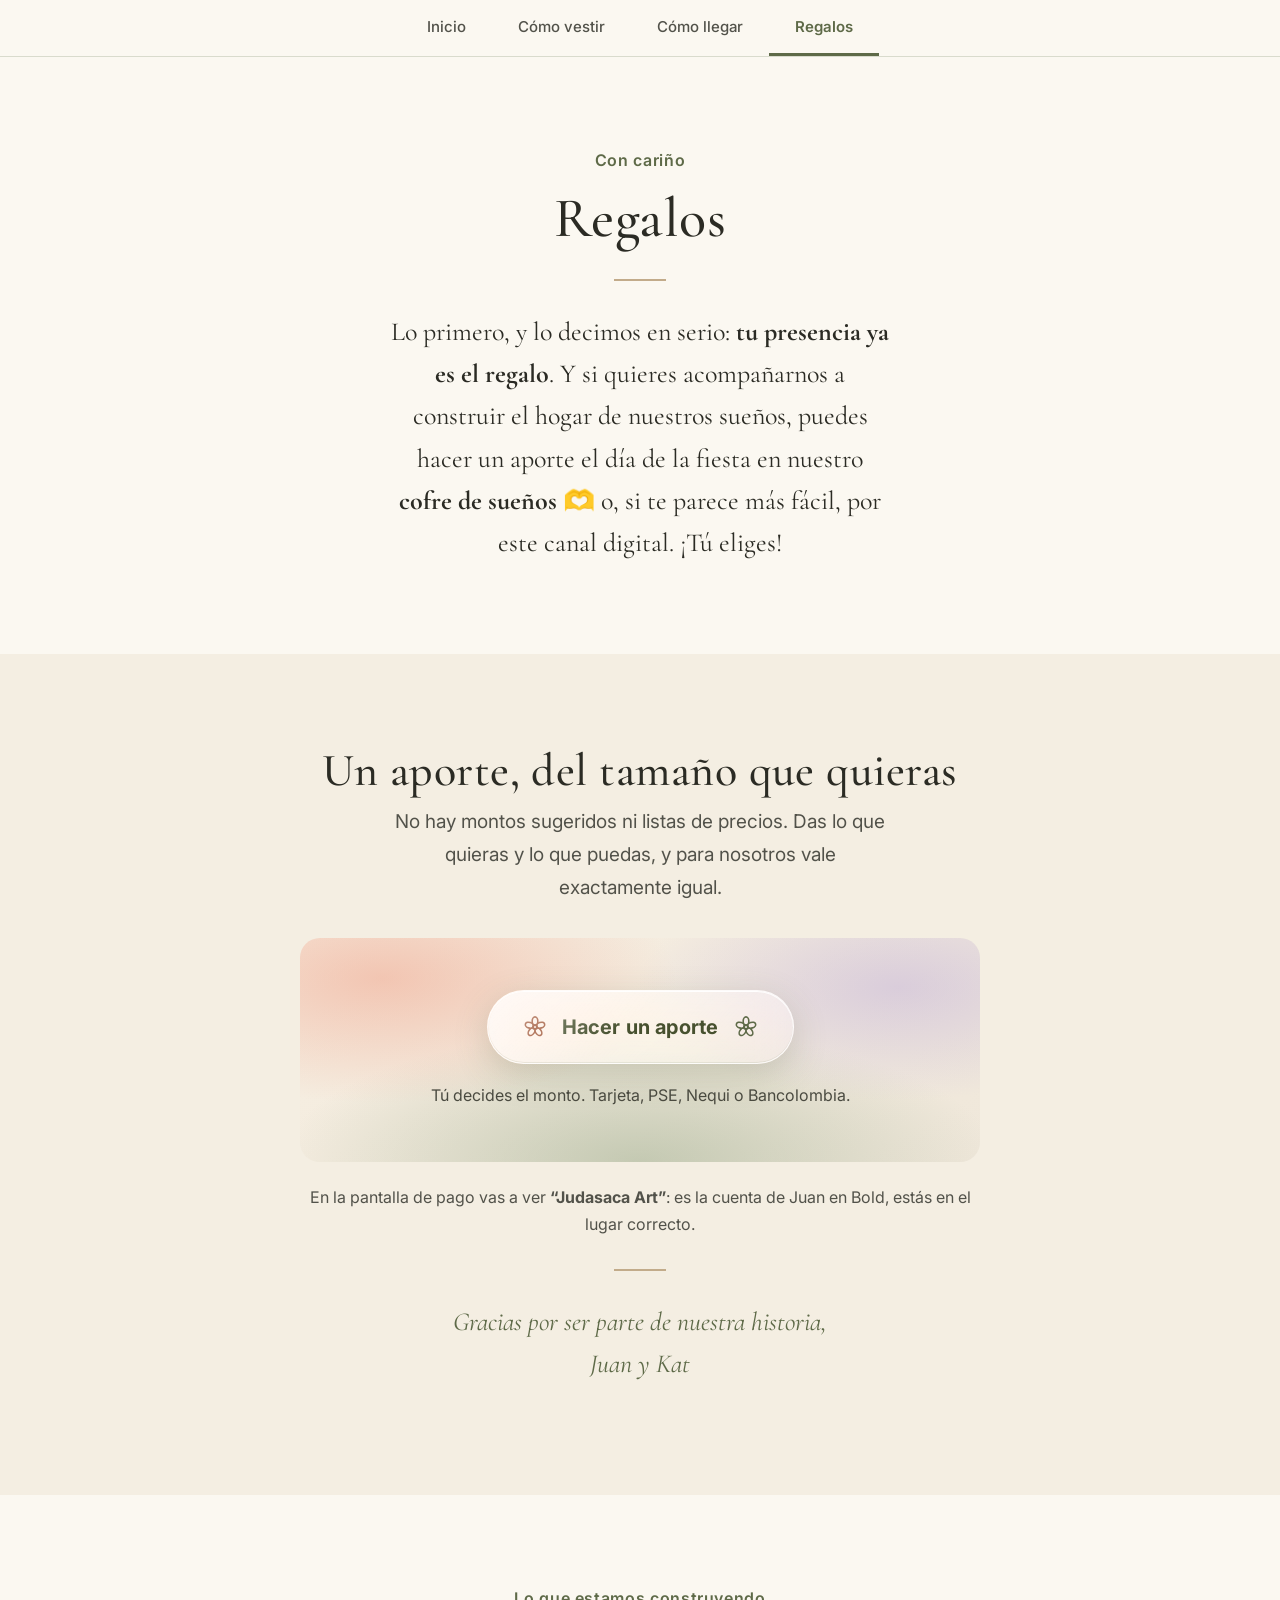
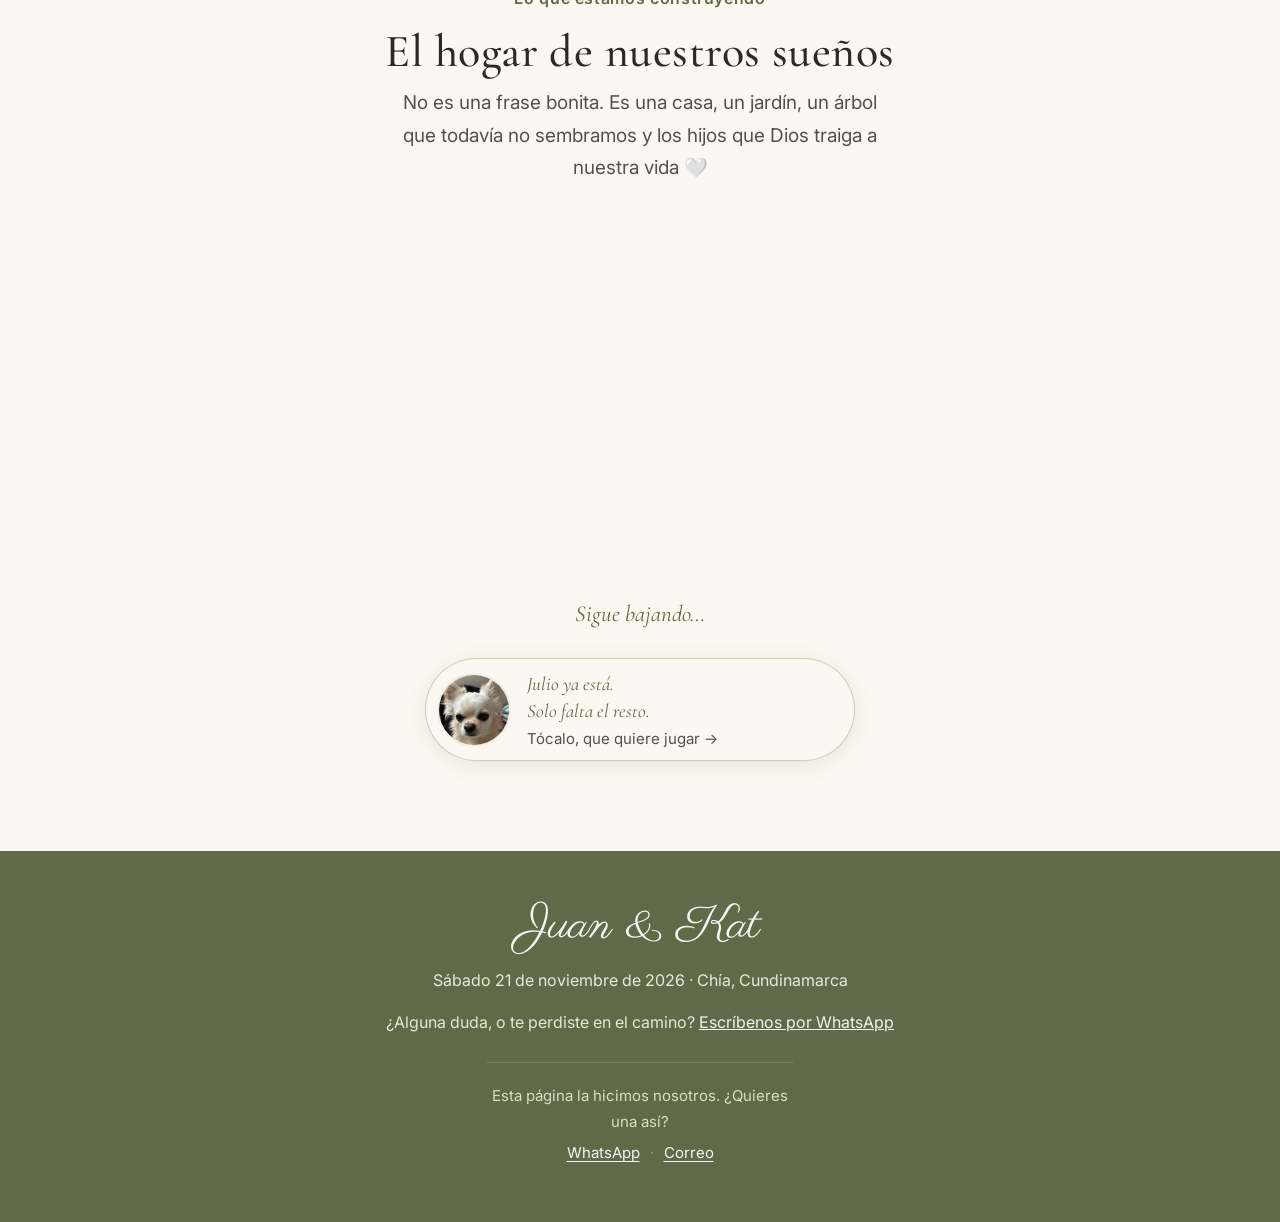
<file: regalos.html>
<!DOCTYPE html>
<html lang="es">
<head>
<meta charset="utf-8">
<meta name="viewport" content="width=device-width, initial-scale=1, viewport-fit=cover">
<meta name="theme-color" content="#5E6A48">
<meta name="description" content="Un cofre de sueños el día de la boda, o un aporte directo si lo prefieres.">
<meta property="og:title" content="Regalos · Juan y Kat">
<meta property="og:description" content="Un cofre de sueños el día de la boda, o un aporte directo si lo prefieres.">
<meta property="og:type" content="website">
<title>Regalos · Juan y Kat</title>
<link rel="preconnect" href="https://fonts.googleapis.com">
<link rel="preconnect" href="https://fonts.gstatic.com" crossorigin>
<link href="https://fonts.googleapis.com/css2?family=Cormorant+Garamond:ital,wght@0,400;0,500;0,600;1,400;1,500&family=Parisienne&family=Inter:wght@400;500;600;700&display=swap" rel="stylesheet">
<link rel="stylesheet" href="estilos.css">
</head>
<body>
<nav>
  <div class="nav-in">
    <a href="index.html">Inicio</a>
    <a href="dress-code.html">Cómo vestir</a>
    <a href="ubicacion.html">Cómo llegar</a>
    <a href="regalos.html" class="on">Regalos</a>
  </div>
</nav>


<section>
  <div class="wrap center rv">
    <p class="eyebrow">Con cariño</p>
    <h1>Regalos</h1>
    <hr class="rule">
    <p class="serif-g" style="max-width:42ch;margin:0 auto">
      Lo primero, y lo decimos en serio: <strong>tu presencia ya es el regalo</strong>.
      Y si quieres acompañarnos a construir el hogar de nuestros sueños, puedes hacer
      un aporte el día de la fiesta en nuestro <strong>cofre de sueños</strong> 🫶
      o, si te parece más fácil, por este canal digital. ¡Tú eliges!
    </p>
  </div>
</section>
<section class="b-arena">
  <div class="wrap center rv">
    <h2>Un aporte, del tamaño que quieras</h2>
    <p class="lead" style="max-width:42ch;margin:0 auto 6px">
      No hay montos sugeridos ni listas de precios. Das lo que quieras y lo que
      puedas, y para nosotros vale exactamente igual.
    </p>

    <div class="vitrina" style="margin-top:34px">
      <a class="btn-regalo" href="https://checkout.bold.co/payment/LNK_E68ZGHLW60"
         target="_blank" rel="noopener noreferrer">
        <svg class="flor-i" viewBox="0 0 24 24" aria-hidden="true"><g fill="none" stroke="#9C4F2E" stroke-width="1.5" stroke-linejoin="round"><ellipse cx="12" cy="6.6" rx="2.6" ry="3.9"/><ellipse cx="12" cy="6.6" rx="2.6" ry="3.9" transform="rotate(72 12 12)"/><ellipse cx="12" cy="6.6" rx="2.6" ry="3.9" transform="rotate(144 12 12)"/><ellipse cx="12" cy="6.6" rx="2.6" ry="3.9" transform="rotate(216 12 12)"/><ellipse cx="12" cy="6.6" rx="2.6" ry="3.9" transform="rotate(288 12 12)"/><circle cx="12" cy="12" r="2"/></g></svg>
        <span>Hacer un aporte</span>
        <svg class="flor-i" viewBox="0 0 24 24" aria-hidden="true"><g fill="none" stroke="#5E6A48" stroke-width="1.5" stroke-linejoin="round"><ellipse cx="12" cy="6.6" rx="2.6" ry="3.9"/><ellipse cx="12" cy="6.6" rx="2.6" ry="3.9" transform="rotate(72 12 12)"/><ellipse cx="12" cy="6.6" rx="2.6" ry="3.9" transform="rotate(144 12 12)"/><ellipse cx="12" cy="6.6" rx="2.6" ry="3.9" transform="rotate(216 12 12)"/><ellipse cx="12" cy="6.6" rx="2.6" ry="3.9" transform="rotate(288 12 12)"/><circle cx="12" cy="12" r="2"/></g></svg>
      </a>
      <p class="vitrina-nota">Tú decides el monto. Tarjeta, PSE, Nequi o Bancolombia.</p>
    </div>

    <p class="btn-nota" style="margin-top:22px">
      En la pantalla de pago vas a ver <strong>“Judasaca Art”</strong>: es la cuenta
      de Juan en Bold, estás en el lugar correcto.
    </p>



    <hr class="rule">
    <p class="serif-g it" style="color:var(--oliva)">
      Gracias por ser parte de nuestra historia,<br>Juan y Kat
    </p>
  </div>
</section>
<section>
  <div class="wrap center rv">
    <p class="eyebrow">Lo que estamos construyendo</p>
    <h2>El hogar de nuestros sueños</h2>
    <p class="lead" style="max-width:40ch;margin:0 auto 34px">
      No es una frase bonita. Es una casa, un jardín, un árbol que todavía no
      sembramos y los hijos que Dios traiga a nuestra vida 🤍
    </p>

    <div class="casa-envoltura">
      <svg class="casa" id="casa" viewBox="0 0 560 360" role="img"
           aria-label="Dibujo de una casa con jardín, un árbol y un perro">
        <path class="relleno" id="relleno"
              d="M160 190 L280 108 L400 190 L400 300 L160 300 Z"/>

        <!-- 1 · el terreno -->
        <path class="t" d="M20 300 L540 300"/>
        <!-- 2 · las paredes -->
        <path class="t" d="M160 190 L160 300"/>
        <path class="t" d="M400 190 L400 300"/>
        <!-- 3 · el techo -->
        <path class="t" d="M146 196 L280 104 L414 196"/>
        <!-- 4 · la chimenea -->
        <path class="t" d="M356 150 L356 116 L378 116 L378 166"/>
        <!-- 5 · la puerta -->
        <path class="t" d="M258 300 L258 236 Q280 214 302 236 L302 300"/>
        <circle class="t" cx="294" cy="266" r="4"/>
        <!-- 6 · las ventanas -->
        <path class="t" d="M186 226 L232 226 L232 268 L186 268 Z"/>
        <path class="t" d="M209 226 L209 268 M186 247 L232 247"/>
        <path class="t" d="M328 226 L374 226 L374 268 L328 268 Z"/>
        <path class="t" d="M351 226 L351 268 M328 247 L374 247"/>
        <!-- 7 · el árbol -->
        <path class="t arbol" d="M470 300 L470 254"/>
        <path class="t arbol" d="M470 278 L454 264 M470 288 L486 274"/>
        <circle class="t arbol" cx="470" cy="228" r="38"/>
        <!-- 8 · Julio, que es chihuahua: orejas grandes y cola de pluma -->
        <path class="t perro" d="M94 292 L94 284 Q94 276 104 276 L122 276 Q132 276 132 284 L132 292"/>
        <path class="t perro" d="M102 292 L102 300 M114 292 L114 300 M126 292 L126 300"/>
        <path class="t perro" d="M130 279 L136 268"/>
        <circle class="t perro" cx="140" cy="259" r="9"/>
        <path class="t perro" d="M134 253 L128 238 L141 248"/>
        <path class="t perro" d="M147 252 L153 239 L150 251"/>
        <path class="t perro" d="M149 262 L154 262"/>
        <path class="t perro" d="M94 284 Q83 279 85 269 Q86 263 92 266"/>
        <!-- 9 · las flores -->
        <path class="t flor" d="M30 300 L30 282"/>
        <circle class="t flor" cx="30" cy="275" r="7"/>
        <path class="t flor" d="M46 300 L46 288"/>
        <circle class="t flor" cx="46" cy="281" r="6"/>
        <!-- 10 · el sol -->
        <circle class="t sol" cx="90" cy="66" r="24"/>
        <path class="t sol" d="M90 26 L90 14 M90 118 L90 130 M50 66 L38 66 M130 66 L142 66
                                M62 38 L54 30 M118 94 L126 102 M118 38 L126 30 M62 94 L54 102"/>
      </svg>
      <p class="casa-pie" id="casa-pie">Sigue bajando…</p>
    </div>

    <div class="julio" id="julio-card" role="button" tabindex="0"
         aria-expanded="false" aria-controls="juego">
      <picture>
        <source type="image/webp" srcset="img/julio-sm.webp 280w, img/julio.webp 560w"
                sizes="74px">
        <img src="img/julio.jpg" srcset="img/julio-sm.jpg 280w, img/julio.jpg 560w"
             sizes="74px" alt="Julio, el chihuahua de Juan y Kat"
             loading="lazy" width="560" height="560">
      </picture>
      <p>Julio ya está.<br>Solo falta el resto.
        <span class="pista">Tócalo, que quiere jugar →</span></p>
    </div>

    <div class="juego" id="juego" hidden>
      <div class="juego-caja">
        <canvas id="lienzo" width="1120" height="360"
                aria-label="Juego: ayuda a Julio a saltar las materas"></canvas>
      </div>
      <p class="juego-pie" id="juego-pie">Toca la pantalla para que Julio salte.</p>

      <form class="iniciales" id="iniciales" hidden>
        <label for="ini">¡Entraste al top 5! Pon tus iniciales:</label>
        <input id="ini" type="text" maxlength="3" inputmode="latin" autocomplete="off"
               spellcheck="false" pattern="[A-Za-zÑñ]{1,3}" placeholder="AAA" required>
        <button type="submit">Guardar</button>
      </form>

      <div class="marcador" id="marcador">
        <h4>Top 5 · Julio corredor</h4>
        <ol id="tabla"></ol>
        <p class="vacio" id="vacio">Todavía nadie ha corrido. Estrénalo tú.</p>
      </div>

      <button class="juego-cerrar" type="button" id="juego-cerrar">Cerrar el juego</button>
    </div>
  </div>
</section>
<footer>
  <p class="fn">Juan &amp; Kat</p>
  <p>Sábado 21 de noviembre de 2026 · Chía, Cundinamarca</p>
  <p style="opacity:.92;margin-top:14px">¿Alguna duda, o te perdiste en el camino?
     <a href="https://wa.me/573112276705?text=%C2%A1Hola%21%20Escribo%20por%20la%20boda%20de%20Juan%20y%20Kat%20%F0%9F%A4%8D" target="_blank" rel="noopener noreferrer">Escríbenos por WhatsApp</a></p>
  <p class="credito">
    Esta página la hicimos nosotros. ¿Quieres una así?<br>
    <a href="https://wa.me/573142619842?text=%C2%A1Hola%21%20Vi%20la%20p%C3%A1gina%20de%20la%20boda%20de%20Juan%20y%20Kat%20y%20me%20encant%C3%B3.%20Quiero%20una%20as%C3%AD%20%F0%9F%A4%8D" target="_blank" rel="noopener noreferrer">WhatsApp</a>
    <span class="sep">·</span>
    <a href="mailto:jose.martinez@thephonemarket.com.co?subject=Quiero%20una%20p%C3%A1gina%20as%C3%AD">Correo</a>
  </p>
</footer>

<script>
(function(){
  var e=document.querySelectorAll('.rv');
  if(!('IntersectionObserver' in window)){
    Array.prototype.forEach.call(e,function(x){x.classList.add('in');});
  } else {
    var io=new IntersectionObserver(function(en){
      en.forEach(function(x){ if(x.isIntersecting){x.target.classList.add('in');io.unobserve(x.target);} });
    },{threshold:.08,rootMargin:'0px 0px -40px 0px'});
    Array.prototype.forEach.call(e,function(x){io.observe(x);});
  }
  /* cuenta regresiva: 21 nov 2026, 2 p.m. hora de Colombia (UTC-5) */
  var c=document.getElementById('cuenta');
  if(c){
    var fin=new Date('2026-11-21T14:00:00-05:00').getTime();
    function pinta(){
      var d=fin-Date.now();
      if(d<=0){ c.innerHTML='<li style="min-width:auto"><b>¡Hoy nos casamos!</b></li>'; return; }
      var dia=Math.floor(d/864e5), h=Math.floor(d%864e5/36e5), m=Math.floor(d%36e5/6e4);
      c.innerHTML='<li><b>'+dia+'</b><span>'+(dia===1?'día':'días')+'</span></li>'+
                  '<li><b>'+h+'</b><span>'+(h===1?'hora':'horas')+'</span></li>'+
                  '<li><b>'+m+'</b><span>'+(m===1?'minuto':'minutos')+'</span></li>';
    }
    pinta(); setInterval(pinta,30000);
  }
})();
</script>

<script>
(function(){
  var svg=document.getElementById('casa');
  if(!svg) return;
  var trazos=[].slice.call(svg.querySelectorAll('.t')),
      relleno=document.getElementById('relleno'),
      pie=document.getElementById('casa-pie'),
      reduce=window.matchMedia('(prefers-reduced-motion:reduce)').matches;

  /* cada trazo arranca invisible: el dash mide lo mismo que el trazo */
  var largos=trazos.map(function(p){
    var L=p.getTotalLength();
    p.style.strokeDasharray=L; p.style.strokeDashoffset=reduce?0:L;
    return L;
  });
  if(reduce){ if(relleno) relleno.classList.add('si');
              if(pie) pie.textContent='Eso es lo que estamos construyendo.'; return; }

  var total=largos.reduce(function(a,b){return a+b;},0), listo=false;

  function pinta(){
    var r=svg.getBoundingClientRect(), vh=window.innerHeight;
    /* avance: de 0 cuando el dibujo entra por abajo, a 1 cuando queda arriba */
    var p=(vh*0.88-r.top)/(vh*0.62+r.height*0.55);
    p=Math.max(0,Math.min(1,p));
    var hecho=p*total, acum=0;
    for(var i=0;i<trazos.length;i++){
      var L=largos[i], n=Math.max(0,Math.min(1,(hecho-acum)/L));
      trazos[i].style.strokeDashoffset=L*(1-n);
      acum+=L;
    }
    if(relleno) relleno.classList.toggle('si', p>0.82);
    if(pie && (p>0.97)!==listo){
      listo=p>0.97;
      pie.textContent=listo?'Eso es lo que estamos construyendo.':'Sigue bajando…';
    }
  }
  var esperando=false;
  function alScroll(){
    if(esperando) return; esperando=true;
    requestAnimationFrame(function(){ pinta(); esperando=false; });
  }
  window.addEventListener('scroll',alScroll,{passive:true});
  window.addEventListener('resize',alScroll,{passive:true});
  pinta();
})();
</script>

<script>
/* ═══ Julio corredor ═══════════════════════════════════════════════
   Un runner de un solo botón, al estilo del dinosaurio de Chrome.
   Todo el dibujo es canvas, así que no hay imágenes que cargar. */
(function(){
  var tarjeta=document.getElementById('julio-card'),
      caja=document.getElementById('juego'),
      lienzo=document.getElementById('lienzo'),
      pie=document.getElementById('juego-pie'),
      cerrar=document.getElementById('juego-cerrar');
  if(!tarjeta||!lienzo) return;
  var c=lienzo.getContext('2d');

  var AN=560, AL=180, SUELO=148;   /* medidas lógicas; el canvas va al doble por nitidez */
  var P='#6B5A45', F='#F7F0E4', S='#E6D9C4', O='#E9C6AC', N='#3A2E24', AZ='#5B86B5',
      VERDE='#5E6A48', CORAL='#C4674A', ARENA='#C2AB8A';

  function dibujaJulio(x,y,paso,aire){
    var pa = aire ? [[-3,4],[3,5],[-4,4],[4,5]]
                  : (paso ? [[-3,6],[2,6],[-2,6],[4,6]] : [[2,6],[-3,6],[4,6],[-2,6]]);
    c.save(); c.translate(x,y);
    c.lineWidth=2; c.lineJoin='round'; c.lineCap='round'; c.strokeStyle=P;
    var base=[[14,30],[20,30],[30,30],[36,30]];
    c.beginPath();
    for(var i=0;i<4;i++){ c.moveTo(base[i][0],base[i][1]);
      c.lineTo(base[i][0]+pa[i][0], base[i][1]+pa[i][1]); }
    c.stroke();
    c.beginPath(); c.moveTo(11,20);
    c.bezierCurveTo(2,18,0,8,8,4); c.bezierCurveTo(6,10,9,14,13,16); c.closePath();
    c.fillStyle=F; c.fill(); c.stroke();
    c.beginPath(); c.ellipse(25,21,15,10,0,0,Math.PI*2); c.fillStyle=F; c.fill(); c.stroke();
    c.beginPath(); c.moveTo(34,14); c.quadraticCurveTo(41,22,34,29);
    c.strokeStyle=S; c.stroke(); c.strokeStyle=P;
    c.beginPath(); c.arc(41,12,9,0,Math.PI*2); c.fillStyle=F; c.fill(); c.stroke();
    c.beginPath(); c.moveTo(35,7); c.lineTo(31,-6); c.lineTo(42,4); c.closePath();
    c.fillStyle=O; c.fill(); c.stroke();
    c.beginPath(); c.moveTo(44,4); c.lineTo(52,-3); c.lineTo(49,11); c.closePath();
    c.fill(); c.stroke();
    c.beginPath(); c.moveTo(47,11); c.quadraticCurveTo(53,12,52,16);
    c.quadraticCurveTo(49,17,47,15); c.fillStyle=F; c.fill(); c.stroke();
    c.beginPath(); c.arc(52,13.6,1.8,0,Math.PI*2); c.fillStyle=N; c.fill();
    c.beginPath(); c.arc(44,11,1.9,0,Math.PI*2); c.fill();
    c.beginPath(); c.moveTo(34,9); c.quadraticCurveTo(36,15,33,19);
    c.strokeStyle=AZ; c.lineWidth=2.6; c.stroke();
    c.restore();
  }

  /* las materas del jardín, que son los obstáculos */
  function dibujaMatera(x,y,alto){
    c.save(); c.translate(x,y); c.lineWidth=2; c.lineJoin='round'; c.lineCap='round';
    c.strokeStyle=ARENA; c.fillStyle='#EDE2CE';
    c.beginPath(); c.moveTo(0,0); c.lineTo(3,-12); c.lineTo(19,-12); c.lineTo(22,0);
    c.closePath(); c.fill(); c.stroke();
    c.strokeStyle=VERDE; c.lineWidth=2.2; c.beginPath();
    c.moveTo(11,-12); c.lineTo(11,-12-alto);
    c.moveTo(11,-14-alto*0.5); c.lineTo(4,-20-alto*0.5);
    c.moveTo(11,-18-alto*0.4); c.lineTo(18,-24-alto*0.4);
    c.stroke();
    c.fillStyle=CORAL; c.strokeStyle=CORAL; c.lineWidth=2;
    c.beginPath(); c.arc(11,-14-alto,4,0,Math.PI*2); c.stroke();
    c.restore();
  }

  var jul, obs, vel, puntos, mejor=0, vivo=false, empezado=false, t0=0, marco=0, raf=null;

  /* ── el marcador ────────────────────────────────────────────────
     Vive en este teléfono, no en un servidor: GitHub Pages sirve
     archivos y no guarda nada. Para un tablero compartido de verdad
     haría falta un backend. */
  /* ↓↓↓ Pega aquí la URL del Worker de Cloudflare cuando lo montes.
     Si la dejas vacía, el marcador funciona igual pero solo en este
     teléfono. Instrucciones en marcador/LEEME.md */
  var MARCADOR_URL = 'https://marcador-julio.jose-martinez-e4c.workers.dev';

  var CLAVE='julio-top5', TOPE=5, tabla=document.getElementById('tabla'),
      vacio=document.getElementById('vacio'), form=document.getElementById('iniciales'),
      campo=document.getElementById('ini'), recien=-1;

  function leeTop(){
    try{
      var t=JSON.parse(localStorage.getItem(CLAVE)||'[]');
      return Array.isArray(t)?t.filter(function(r){
        return r && typeof r.p==='number' && typeof r.n==='string';
      }).slice(0,TOPE):[];
    }catch(e){ return []; }
  }
  function guardaTop(t){ try{ localStorage.setItem(CLAVE, JSON.stringify(t)); }catch(e){} }

  var remoto=null;   /* lo que dijo el servidor la última vez */

  function bajaTop(){
    if(!MARCADOR_URL) return;
    fetch(MARCADOR_URL.replace(/\/$/,'') + '/top', {cache:'no-store'})
      .then(function(r){ return r.ok ? r.json() : null; })
      .then(function(t){
        if(Array.isArray(t)){ remoto=t.slice(0,10); pintaTop(); }
      })
      .catch(function(){ /* sin red: se queda el marcador local */ });
  }

  function pintaTop(){
    var t = remoto || leeTop();
    tabla.innerHTML='';
    vacio.hidden = t.length>0;
    t.forEach(function(r,i){
      var li=document.createElement('li');
      if(i===recien) li.className='nuevo';
      li.innerHTML='<span class="pos">'+(i+1)+'</span>'+
        '<span class="ini"></span><span class="pts"></span>';
      li.querySelector('.ini').textContent=r.n;
      li.querySelector('.pts').textContent=('00000'+r.p).slice(-5);
      tabla.appendChild(li);
    });
  }
  function entra(p){
    var t = remoto || leeTop(), tope = remoto ? 10 : TOPE;
    return p>0 && (t.length<tope || p>t[t.length-1].p);
  }
  form.addEventListener('submit', function(e){
    e.preventDefault();
    var n=(campo.value||'').toUpperCase().replace(/[^A-ZÑ]/g,'').slice(0,3);
    if(!n) return;
    var p=Math.floor(pendiente);
    function local(){
      var t=leeTop();
      t.push({n:n, p:p});
      t.sort(function(a,b){ return b.p-a.p; });
      t=t.slice(0,TOPE);
      guardaTop(t);
      if(!remoto){ recien=t.findIndex(function(r){ return r.n===n && r.p===p; }); }
      pintaTop();
    }
    form.hidden=true; campo.value='';
    pie.textContent='Quedó anotado. Toca la pantalla para otra ronda.';

    if(MARCADOR_URL){
      fetch(MARCADOR_URL.replace(/\/$/,'') + '/score', {
        method:'POST', headers:{'Content-Type':'application/json'},
        body: JSON.stringify({n:n, p:p})
      })
      .then(function(r){ return r.ok ? r.json() : null; })
      .then(function(t){
        if(Array.isArray(t)){
          remoto=t.slice(0,10);
          recien=remoto.findIndex(function(r){ return r.n===n && r.p===p; });
          pintaTop();
        } else { local(); }
      })
      .catch(function(){ local(); });   /* sin red, no se pierde el puntaje */
    } else { local(); }
  });
  var pendiente=0;

  try{ mejor=parseInt(localStorage.getItem('julio-mejor')||'0',10)||0; }catch(e){}
  var titulo=document.querySelector('.marcador h4');
  if(titulo && MARCADOR_URL) titulo.textContent='Top 10 · Julio corredor';
  pintaTop();
  bajaTop();

  function reinicia(){
    form.hidden=true;
    jul={y:0, v:0};  obs=[];  vel=3.4;  puntos=0;  vivo=true;  marco=0;
    t0=performance.now();
    siguiente=AN+80;
  }
  var siguiente=AN+80;

  function salta(){
    if(!empezado){ empezado=true; reinicia(); bucle(); return; }
    if(!vivo){
      /* si está pendiente anotar el puntaje, tocar NO reinicia:
         lleva al campo de iniciales, que si no se pierde la carrera */
      if(!form.hidden){ traeFormulario(); return; }
      reinicia(); return;
    }
    if(jul.y===0){ jul.v=-11.4; }
  }

  function traeFormulario(){
    try{ form.scrollIntoView({behavior:'smooth', block:'center'}); }catch(e){}
    setTimeout(function(){ try{ campo.focus(); }catch(e){} }, 340);
  }

  function pinta(dt){
    c.clearRect(0,0,AN,AL);
    /* suelo */
    c.strokeStyle=ARENA; c.lineWidth=2; c.beginPath();
    c.moveTo(0,SUELO); c.lineTo(AN,SUELO); c.stroke();

    if(vivo){
      jul.v += 0.58; jul.y += jul.v;
      if(jul.y>0){ jul.y=0; jul.v=0; }
      vel += 0.0016;
      puntos += dt*0.012;

      siguiente -= vel;
      if(siguiente<0){
        obs.push({x:AN+20, alto:8+Math.random()*16});
        siguiente = 210 + Math.random()*200 - Math.min(70, puntos*0.35);
      }
      for(var i=obs.length-1;i>=0;i--){
        obs[i].x -= vel;
        if(obs[i].x < -40) obs.splice(i,1);
      }
      /* choque: cajas generosas, que esto es una broma y no un examen */
      var jx=44, jy=SUELO-36+jul.y, jw=42, jh=32;
      for(var k=0;k<obs.length;k++){
        var o=obs[k], ox=o.x+3, oy=SUELO-12-o.alto-6, ow=17, oh=18+o.alto;
        if(jx<ox+ow && jx+jw>ox && jy<oy+oh && jy+jh>oy){
          vivo=false;
          mejor=Math.max(mejor, Math.floor(puntos));
          try{ localStorage.setItem('julio-mejor', String(mejor)); }catch(e){}
          pendiente=puntos; recien=-1;
          if(entra(Math.floor(puntos))){
            form.hidden=false;
            pie.textContent='¡Ay, Julio! Pero qué carrera. Anótate abajo.';
            traeFormulario();
          } else {
            pie.textContent='¡Ay, Julio! Toca otra vez para volver a empezar.';
          }
        }
      }
      marco += vel*0.06;
    }

    for(var j=0;j<obs.length;j++) dibujaMatera(obs[j].x, SUELO, obs[j].alto);
    dibujaJulio(44, SUELO-36+jul.y, Math.floor(marco)%2===0, jul.y<-2);

    /* marcador */
    c.fillStyle='#52524A'; c.font='600 15px Inter, Helvetica, Arial, sans-serif';
    c.textAlign='right';
    c.fillText(('00000'+Math.floor(puntos)).slice(-5), AN-14, 26);
    if(mejor>0){ c.fillStyle='#8C8C82';
      c.fillText('MEJOR ' + ('00000'+mejor).slice(-5), AN-14, 46); }
    c.textAlign='left';

    if(!vivo){
      c.fillStyle='rgba(251,248,241,.82)'; c.fillRect(0,0,AN,AL);
      c.fillStyle=VERDE; c.textAlign='center';
      c.font='500 26px "Cormorant Garamond", Georgia, serif';
      c.fillText('Julio se tropezó', AN/2, AL/2-6);
      c.font='400 16px Inter, Helvetica, Arial, sans-serif'; c.fillStyle='#52524A';
      c.fillText(form.hidden ? 'Toca para intentarlo otra vez'
                             : 'Escribe tus iniciales aquí abajo ↓', AN/2, AL/2+22);
      c.textAlign='left';
    }
  }

  var ultimo=0;
  function bucle(ahora){
    ahora = ahora || performance.now();
    var dt = Math.min(40, ahora-(ultimo||ahora)); ultimo=ahora;
    pinta(dt);
    raf = requestAnimationFrame(bucle);
  }

  function ajusta(){
    var dpr = Math.min(2, window.devicePixelRatio||1);
    lienzo.width = AN*dpr; lienzo.height = AL*dpr;
    c.setTransform(dpr,0,0,dpr,0,0);
  }

  function abre(){
    caja.hidden=false; tarjeta.setAttribute('aria-expanded','true');
    ajusta();
    if(!empezado){
      c.clearRect(0,0,AN,AL);
      c.strokeStyle=ARENA; c.lineWidth=2; c.beginPath();
      c.moveTo(0,SUELO); c.lineTo(AN,SUELO); c.stroke();
      dibujaJulio(44, SUELO-36, true, false);
      c.fillStyle=VERDE; c.textAlign='center';
      c.font='500 24px "Cormorant Garamond", Georgia, serif';
      c.fillText('Toca para que Julio corra', AN/2, 56);
      c.textAlign='left';
    }
    bajaTop();
    caja.scrollIntoView({behavior:'smooth', block:'center'});
  }
  function cierra(){
    caja.hidden=true; tarjeta.setAttribute('aria-expanded','false');
    if(raf){ cancelAnimationFrame(raf); raf=null; }
    empezado=false; vivo=false;
    pie.textContent='Toca la pantalla para que Julio salte.';
  }

  tarjeta.addEventListener('click', abre);
  tarjeta.addEventListener('keydown', function(e){
    if(e.key==='Enter'||e.key===' '){ e.preventDefault(); abre(); }
  });
  cerrar.addEventListener('click', cierra);

  lienzo.addEventListener('pointerdown', function(e){ e.preventDefault(); salta(); });
  lienzo.addEventListener('touchstart', function(e){
    if(empezado&&vivo) e.preventDefault();      /* solo roba el gesto si hay partida */
  }, {passive:false});
  window.addEventListener('keydown', function(e){
    if(caja.hidden) return;
    if(document.activeElement===campo) return;   /* escribiendo iniciales */
    if(e.key===' '||e.key==='ArrowUp'){ e.preventDefault(); salta(); }
    if(e.key==='Escape') cierra();
  });
})();
</script>
</body>
</html>
</file>
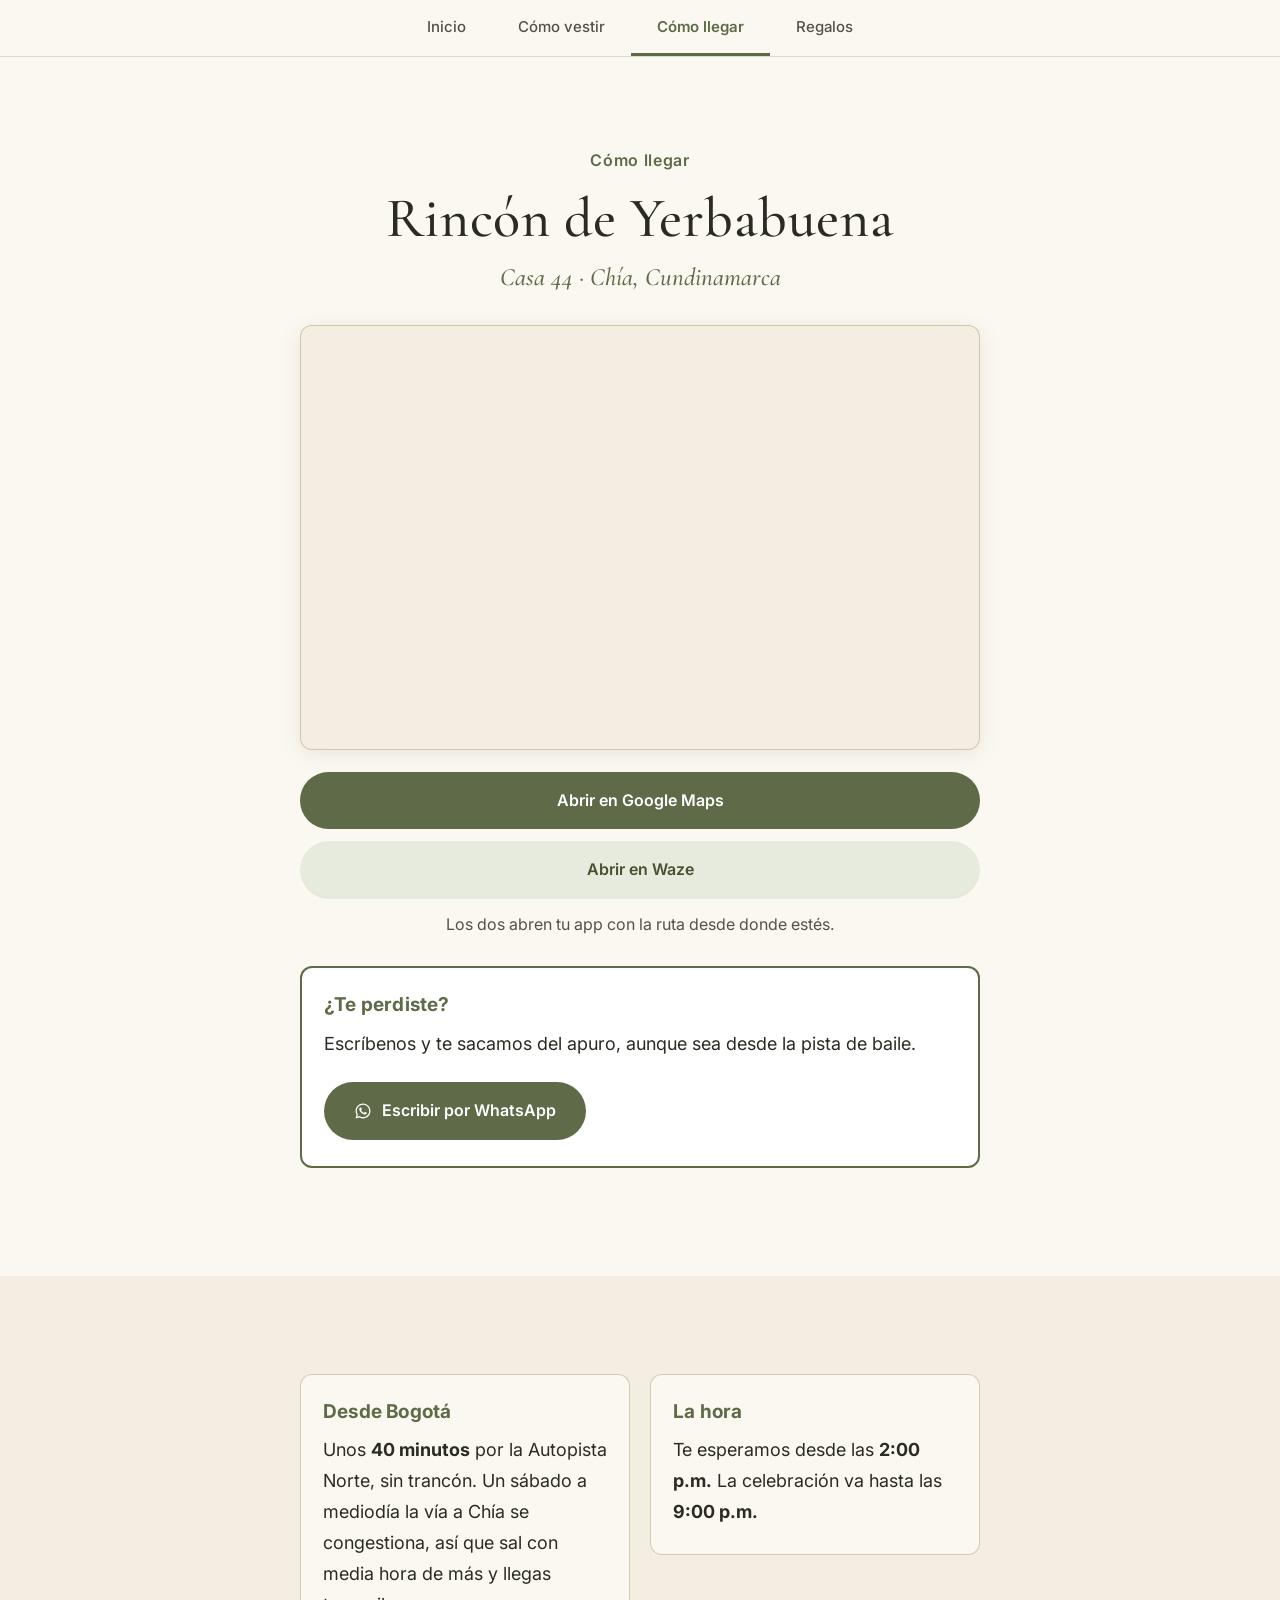
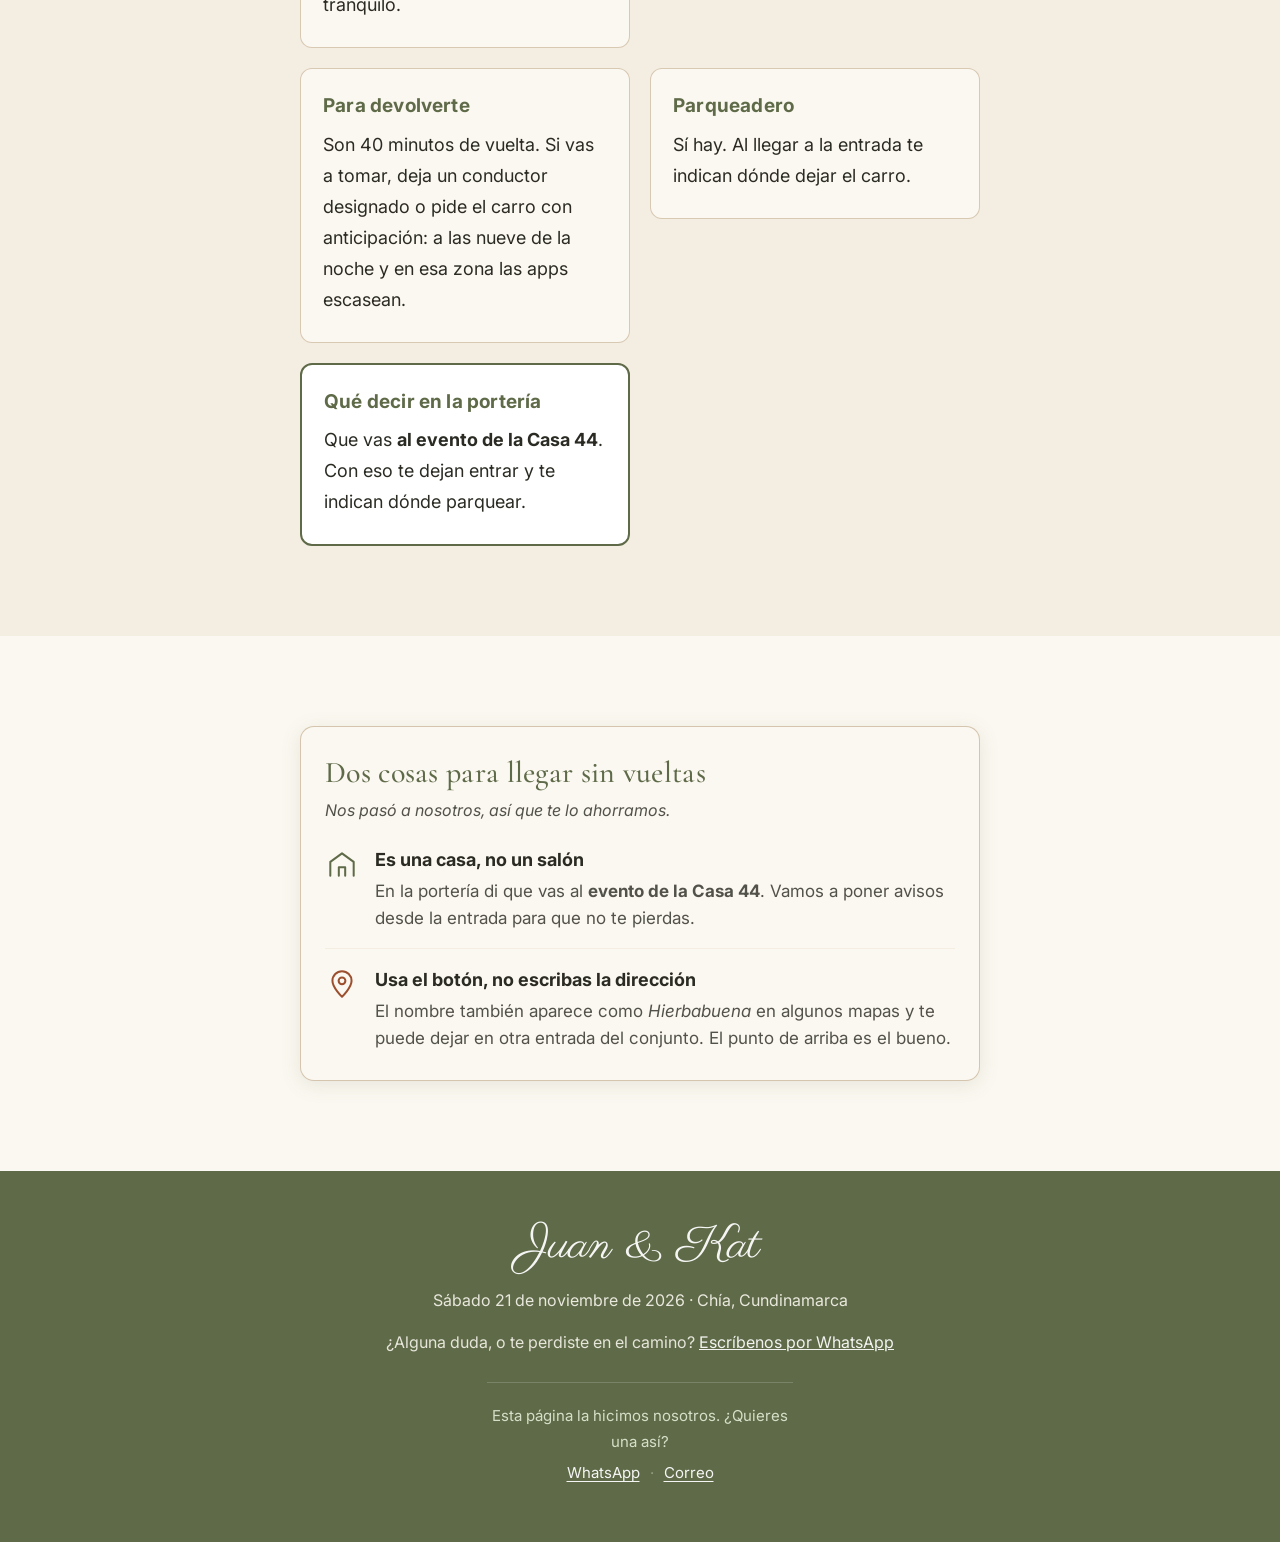
<file: ubicacion.html>
<!DOCTYPE html>
<html lang="es">
<head>
<meta charset="utf-8">
<meta name="viewport" content="width=device-width, initial-scale=1, viewport-fit=cover">
<meta name="theme-color" content="#5E6A48">
<meta name="description" content="Rincón de Yerbabuena, Casa 44. Chía, Cundinamarca. A 40 minutos de Bogotá.">
<meta property="og:title" content="Cómo llegar · Juan y Kat">
<meta property="og:description" content="Rincón de Yerbabuena, Casa 44. Chía, Cundinamarca. A 40 minutos de Bogotá.">
<meta property="og:type" content="website">
<title>Cómo llegar · Juan y Kat</title>
<link rel="preconnect" href="https://fonts.googleapis.com">
<link rel="preconnect" href="https://fonts.gstatic.com" crossorigin>
<link href="https://fonts.googleapis.com/css2?family=Cormorant+Garamond:ital,wght@0,400;0,500;0,600;1,400;1,500&family=Parisienne&family=Inter:wght@400;500;600;700&display=swap" rel="stylesheet">
<link rel="stylesheet" href="estilos.css">
</head>
<body>
<nav>
  <div class="nav-in">
    <a href="index.html">Inicio</a>
    <a href="dress-code.html">Cómo vestir</a>
    <a href="ubicacion.html" class="on">Cómo llegar</a>
    <a href="regalos.html">Regalos</a>
  </div>
</nav>

<section>
  <div class="wrap center rv">
    <p class="eyebrow">Cómo llegar</p>
    <h1>Rincón de Yerbabuena</h1>
    <p class="sub">Casa 44 · Chía, Cundinamarca</p>

    <div class="mapa">
      <iframe src="https://maps.google.com/maps?q=4.862934,-74.002701&z=16&output=embed" title="Mapa de Rincón de Yerbabuena, Chía"
              loading="lazy" referrerpolicy="no-referrer-when-downgrade" allowfullscreen></iframe>
    </div>

    <div style="display:grid;gap:12px;margin-top:22px">
      <a class="btn full" target="_blank" rel="noopener noreferrer" href="https://maps.app.goo.gl/TiNECh5fL25m76348">Abrir en Google Maps</a>
      <a class="btn suave full" target="_blank" rel="noopener noreferrer" href="https://waze.com/ul?ll=4.862934,-74.002701&navigate=yes">Abrir en Waze</a>
    </div>
    <p class="btn-nota">Los dos abren tu app con la ruta desde donde estés.</p>

    <div class="card destaca" style="margin-top:28px;text-align:left">
      <h3>¿Te perdiste?</h3>
      <p>Escríbenos y te sacamos del apuro, aunque sea desde la pista de baile.</p>
      <a class="btn full" style="margin-top:6px" href="https://wa.me/573112276705?text=%C2%A1Hola%21%20Escribo%20por%20la%20boda%20de%20Juan%20y%20Kat%20%F0%9F%A4%8D"
         target="_blank" rel="noopener noreferrer"><svg viewBox="0 0 24 24" fill="currentColor" aria-hidden="true"><path d="M12.04 2C6.58 2 2.13 6.45 2.13 11.91c0 1.75.46 3.45 1.32 4.95L2 22l5.25-1.38a9.9 9.9 0 0 0 4.79 1.22h.01c5.46 0 9.91-4.45 9.91-9.91 0-2.65-1.03-5.14-2.9-7.01A9.82 9.82 0 0 0 12.04 2zm0 18.15h-.01a8.2 8.2 0 0 1-4.19-1.15l-.3-.18-3.12.82.83-3.04-.2-.31a8.22 8.22 0 0 1-1.26-4.38c0-4.54 3.7-8.23 8.25-8.23 2.2 0 4.27.86 5.83 2.42a8.19 8.19 0 0 1 2.41 5.82c0 4.54-3.7 8.23-8.24 8.23zm4.52-6.16c-.25-.12-1.47-.72-1.69-.81-.23-.08-.39-.12-.56.13-.16.24-.64.8-.79.97-.14.16-.29.18-.54.06-.25-.12-1.05-.39-1.99-1.23-.74-.66-1.23-1.47-1.38-1.72-.14-.25-.01-.38.11-.5.11-.11.25-.29.37-.43.13-.15.17-.25.25-.41.08-.17.04-.31-.02-.43-.06-.12-.56-1.34-.76-1.84-.2-.48-.41-.42-.56-.43h-.48c-.17 0-.43.06-.66.31-.23.25-.86.85-.86 2.07 0 1.22.89 2.4 1.01 2.56.12.17 1.75 2.67 4.23 3.74.59.26 1.05.41 1.41.52.59.19 1.13.16 1.56.1.48-.07 1.47-.6 1.67-1.18.21-.58.21-1.07.15-1.18-.06-.1-.23-.17-.48-.29z"/></svg> Escribir por WhatsApp</a>
    </div>
  </div>
</section>

<section class="b-arena">
  <div class="wrap rv">


    <div class="dos" style="margin-top:8px">
      <div class="card">
        <h3>Desde Bogotá</h3>
        <p>Unos <strong>40 minutos</strong> por la Autopista Norte, sin trancón.
          Un sábado a mediodía la vía a Chía se congestiona, así que sal con
          media hora de más y llegas tranquilo.</p>
      </div>
      <div class="card">
        <h3>La hora</h3>
        <p>Te esperamos desde las <strong>2:00 p.m.</strong> La celebración va
          hasta las <strong>9:00 p.m.</strong></p>
      </div>
      <div class="card">
        <h3>Para devolverte</h3>
        <p>Son 40 minutos de vuelta. Si vas a tomar, deja un conductor designado
          o pide el carro con anticipación: a las nueve de la noche y en esa zona
          las apps escasean.</p>
      </div>
      <div class="card">
        <h3>Parqueadero</h3>
        <p>Sí hay. Al llegar a la entrada te indican dónde dejar el carro.</p>
      </div>
      <div class="card destaca">
        <h3>Qué decir en la portería</h3>
        <p>Que vas <strong>al evento de la Casa 44</strong>. Con eso te dejan entrar
          y te indican dónde parquear.</p>
      </div>

    </div>
  </div>
</section>

<section>
  <div class="wrap rv">
    <div class="practica">
      <h3>Dos cosas para llegar sin vueltas</h3>
      <p class="desde">Nos pasó a nosotros, así que te lo ahorramos.</p>
      <ul>
        <li>
          <svg class="ico" viewBox="0 0 32 32" fill="none" stroke="#5E6A48" stroke-width="1.9"
               stroke-linecap="round" stroke-linejoin="round" aria-hidden="true">
            <path d="M5 27V14l11-8 11 8v13"/><path d="M13 27v-8h6v8"/>
          </svg>
          <div>
            <b>Es una casa, no un salón</b>
            <span>En la portería di que vas al <strong>evento de la Casa 44</strong>.
              Vamos a poner avisos desde la entrada para que no te pierdas.</span>
          </div>
        </li>
        <li>
          <svg class="ico" viewBox="0 0 32 32" fill="none" stroke="#9C4F2E" stroke-width="1.9"
               stroke-linecap="round" stroke-linejoin="round" aria-hidden="true">
            <path d="M16 28s9-8.5 9-15a9 9 0 1 0-18 0c0 6.5 9 15 9 15z"/>
            <circle cx="16" cy="13" r="3.2"/>
          </svg>
          <div>
            <b>Usa el botón, no escribas la dirección</b>
            <span>El nombre también aparece como <em>Hierbabuena</em> en algunos mapas
              y te puede dejar en otra entrada del conjunto. El punto de arriba es el bueno.</span>
          </div>
        </li>
      </ul>
    </div>
  </div>
</section>

<footer>
  <p class="fn">Juan &amp; Kat</p>
  <p>Sábado 21 de noviembre de 2026 · Chía, Cundinamarca</p>
  <p style="opacity:.92;margin-top:14px">¿Alguna duda, o te perdiste en el camino?
     <a href="https://wa.me/573112276705?text=%C2%A1Hola%21%20Escribo%20por%20la%20boda%20de%20Juan%20y%20Kat%20%F0%9F%A4%8D" target="_blank" rel="noopener noreferrer">Escríbenos por WhatsApp</a></p>
  <p class="credito">
    Esta página la hicimos nosotros. ¿Quieres una así?<br>
    <a href="https://wa.me/573142619842?text=%C2%A1Hola%21%20Vi%20la%20p%C3%A1gina%20de%20la%20boda%20de%20Juan%20y%20Kat%20y%20me%20encant%C3%B3.%20Quiero%20una%20as%C3%AD%20%F0%9F%A4%8D" target="_blank" rel="noopener noreferrer">WhatsApp</a>
    <span class="sep">·</span>
    <a href="mailto:jose.martinez@thephonemarket.com.co?subject=Quiero%20una%20p%C3%A1gina%20as%C3%AD">Correo</a>
  </p>
</footer>

<script>
(function(){
  var e=document.querySelectorAll('.rv');
  if(!('IntersectionObserver' in window)){
    Array.prototype.forEach.call(e,function(x){x.classList.add('in');});
  } else {
    var io=new IntersectionObserver(function(en){
      en.forEach(function(x){ if(x.isIntersecting){x.target.classList.add('in');io.unobserve(x.target);} });
    },{threshold:.08,rootMargin:'0px 0px -40px 0px'});
    Array.prototype.forEach.call(e,function(x){io.observe(x);});
  }
  /* cuenta regresiva: 21 nov 2026, 2 p.m. hora de Colombia (UTC-5) */
  var c=document.getElementById('cuenta');
  if(c){
    var fin=new Date('2026-11-21T14:00:00-05:00').getTime();
    function pinta(){
      var d=fin-Date.now();
      if(d<=0){ c.innerHTML='<li style="min-width:auto"><b>¡Hoy nos casamos!</b></li>'; return; }
      var dia=Math.floor(d/864e5), h=Math.floor(d%864e5/36e5), m=Math.floor(d%36e5/6e4);
      c.innerHTML='<li><b>'+dia+'</b><span>'+(dia===1?'día':'días')+'</span></li>'+
                  '<li><b>'+h+'</b><span>'+(h===1?'hora':'horas')+'</span></li>'+
                  '<li><b>'+m+'</b><span>'+(m===1?'minuto':'minutos')+'</span></li>';
    }
    pinta(); setInterval(pinta,30000);
  }
})();
</script>
</body>
</html>
</file>
<file: estilos.css>
/* ═══════════════════════════════════════════════════════════════════
   Juan & Kat · 21 de noviembre de 2026 · Rincón de Yerbabuena, Casa 44

   QUÉ ESTAMOS HACIENDO AQUÍ

   Una página de boda tiene dos trabajos que tiran para lados opuestos.
   Es una carta de amor: los novios quieren que se sienta como ellos.
   Y es un documento de logística: el invitado necesita respuestas ya.

   Casi todas las páginas de boda hacen lo primero y fallan en lo
   segundo. Se ven preciosas y no dicen a qué hora llegar ni dónde
   parquear. Aquí se separan por página: el Inicio es la carta, las
   otras tres son puro servicio, escritas con cariño pero al grano.

   LEGIBILIDAD. Muchos invitados pasan de 60: cuerpo de 19px, nada por
   debajo de 15px, ningún peso menor a 400, todo pasa WCAG AA y casi
   todo AAA, y cero mayúsculas diminutas con mucho espaciado (se leen
   letra por letra en vez de como palabra). Toques de 56px.
   ═══════════════════════════════════════════════════════════════════ */

:root{
  color-scheme: light;

  --crema:#FBF8F1;
  --crema-2:#F4EEE2;
  --arena:#E8DCC8;
  --arena-p:#C2AB8A;
  --salvia:#A8B598;
  --oliva:#5E6A48;
  --oliva-p:#47512F;

  --azul:#A8C0D6;
  --lavanda:#C3B2D9;
  --amarillo:#F0DC96;
  --durazno:#F3C9A4;
  --coral:#EFA48C;
  --naranja:#E8895E;

  --terracota:#9C4F2E;
  --tinta:#2B2B24;
  --tinta-s:#52524A;

  --serif:'Cormorant Garamond',Garamond,'Hoefler Text',Georgia,serif;
  --script:'Parisienne','Snell Roundhand',cursive;
  --sans:'Inter','Avenir Next','Helvetica Neue',Helvetica,Arial,sans-serif;

  --gutter:clamp(20px,5.5vw,36px);
  --sombra:0 4px 20px rgba(94,106,72,.13);
}

*,*::before,*::after{box-sizing:border-box;}
html{scroll-behavior:smooth;-webkit-text-size-adjust:100%;}
body{
  margin:0;background:var(--crema);color:var(--tinta);
  font-family:var(--sans);font-size:19px;font-weight:400;line-height:1.72;
  overflow-x:hidden;-webkit-font-smoothing:antialiased;
}
h1,h2,h3{font-family:var(--serif);font-weight:500;letter-spacing:.01em;}
img{max-width:100%;height:auto;display:block;}
a{color:var(--oliva);}

/* ── nav ────────────────────────────────────────────────────────── */
nav{
  position:sticky;top:0;z-index:50;
  background:rgba(251,248,241,.97);
  -webkit-backdrop-filter:saturate(180%) blur(12px);
  backdrop-filter:saturate(180%) blur(12px);
  border-bottom:1px solid rgba(139,154,123,.3);
  padding-top:env(safe-area-inset-top);
}
.nav-in{
  display:flex;max-width:920px;margin:0 auto;padding:0 6px;
  overflow-x:auto;-webkit-overflow-scrolling:touch;scrollbar-width:none;
}
.nav-in::-webkit-scrollbar{display:none;}
nav a{
  color:var(--tinta-s);text-decoration:none;
  font-size:15px;font-weight:500;white-space:nowrap;
  display:flex;align-items:center;justify-content:center;
  flex:1 0 auto;min-height:56px;padding:0 16px;
  border-bottom:3px solid transparent;
  transition:color .25s,border-color .25s;
  -webkit-tap-highlight-color:transparent;
}
nav a:hover,nav a.on{color:var(--oliva);border-bottom-color:var(--oliva);}
nav a.on{font-weight:600;}

/* ── estructura ─────────────────────────────────────────────────── */
section{padding:clamp(52px,12vw,90px) var(--gutter);}
.wrap{max-width:680px;margin:0 auto;}
.ancho{max-width:900px;margin:0 auto;}
.center{text-align:center;}

.eyebrow{font-size:16px;color:var(--oliva);margin:0 0 12px;font-weight:600;letter-spacing:.04em;}
h1{font-size:clamp(38px,10vw,56px);line-height:1.12;margin:0 0 10px;}
h2{font-size:clamp(32px,8.5vw,46px);line-height:1.14;margin:0 0 10px;}
h3{font-size:clamp(23px,5.6vw,28px);line-height:1.2;margin:0 0 10px;}
.sub{font-family:var(--serif);font-style:italic;font-size:clamp(20px,5.2vw,25px);
  color:var(--oliva);margin:0 0 28px;line-height:1.5;font-weight:500;}
p{margin:0 0 20px;}
.lead{font-size:19px;color:var(--tinta-s);}
.rule{width:52px;height:2px;background:var(--arena-p);margin:30px auto;border:0;}
.serif-g{font-family:var(--serif);font-size:clamp(21px,5.2vw,26px);line-height:1.62;}
.it{font-style:italic;}

/* ── portada ────────────────────────────────────────────────────── */
.hero{position:relative;min-height:100svh;display:flex;flex-direction:column;
  align-items:center;justify-content:flex-end;text-align:center;
  padding:0 var(--gutter) clamp(34px,9vw,58px);overflow:hidden;}
.hero-img{position:absolute;inset:0;width:100%;height:100%;object-fit:cover;object-position:50% 28%;}
.hero-velo{position:absolute;inset:0;
  background:linear-gradient(180deg,rgba(20,24,16,.34) 0%,rgba(20,24,16,.10) 34%,
    rgba(20,24,16,.42) 72%,rgba(20,24,16,.76) 100%);}
.hero-txt{position:relative;color:#fff;width:100%;}
.hero-save{font-family:var(--script);font-size:clamp(40px,12vw,64px);margin:0 0 -4px;
  line-height:1.2;text-shadow:0 2px 14px rgba(0,0,0,.42);}
.hero-nombres{font-family:var(--serif);font-weight:400;text-transform:uppercase;
  font-size:clamp(28px,7.6vw,46px);letter-spacing:.15em;line-height:1.26;margin:0;
  text-shadow:0 2px 14px rgba(0,0,0,.45);}
.hero-nombres .amp{font-style:italic;text-transform:none;letter-spacing:0;color:var(--durazno);}
.hero-linea{width:62px;height:1px;background:rgba(255,255,255,.65);margin:22px auto;}
.hero-fecha{font-family:var(--serif);font-size:clamp(19px,4.8vw,24px);letter-spacing:.08em;
  margin:0 0 6px;font-weight:500;text-shadow:0 2px 12px rgba(0,0,0,.45);}
.hero-lugar{font-size:16px;letter-spacing:.06em;margin:0;opacity:.94;
  text-shadow:0 2px 12px rgba(0,0,0,.45);}

/* cuenta regresiva */
.cuenta{display:flex;justify-content:center;gap:clamp(12px,4vw,26px);margin:26px 0 0;
  padding:0;list-style:none;}
.cuenta li{min-width:58px;}
.cuenta b{display:block;font-family:var(--serif);font-size:clamp(27px,7vw,36px);
  font-weight:500;line-height:1.1;text-shadow:0 2px 12px rgba(0,0,0,.45);}
.cuenta span{display:block;font-size:15px;opacity:.9;margin-top:2px;}

/* ── botones ────────────────────────────────────────────────────── */
.btn{display:inline-flex;align-items:center;justify-content:center;gap:10px;
  min-height:56px;background:var(--oliva);color:#fff;text-decoration:none;
  font-size:16px;font-weight:600;padding:15px 30px;border-radius:999px;border:0;
  transition:background .25s,transform .18s;-webkit-tap-highlight-color:transparent;}
.btn:hover,.btn:active{background:var(--oliva-p);transform:translateY(-2px);color:#fff;}
.btn.full{display:flex;width:100%;}
.btn.suave{background:#E7EBDD;color:var(--oliva-p);border:0;}
.btn.suave:hover,.btn.suave:active{background:#DCE2CE;color:var(--oliva-p);}
.btn.claro{background:rgba(255,255,255,.95);color:var(--oliva);}
.btn.claro:hover{background:#fff;}
.btn svg{width:18px;height:18px;flex:0 0 auto;}
.btn-nota{font-size:16px;color:var(--tinta-s);margin:12px 0 0;}

/* ── bandas ─────────────────────────────────────────────────────── */
.b-salvia{background:linear-gradient(180deg,#F1F2E8 0%,#EAECE0 100%);}
.b-arena{background:var(--crema-2);}
.b-oliva{background:var(--oliva);color:#F4F2E8;}
.b-oliva h2,.b-oliva h3{color:#fff;}
.b-oliva .eyebrow{color:#FCEFE2;}
.b-oliva a{color:#fff;}

/* ── lo esencial: cuatro datos de un vistazo ────────────────────── */
.esencial{display:grid;grid-template-columns:1fr;gap:12px;margin:30px 0 0;}
.esencial div{background:var(--oliva);padding:24px 22px;text-align:left;border-radius:12px;
  box-shadow:0 4px 18px rgba(71,81,47,.18);}
.esencial dt{font-size:16px;font-weight:600;color:#DDE7D0;margin:0 0 5px;letter-spacing:.03em;}
.esencial dd{margin:0;font-family:var(--serif);font-size:24px;line-height:1.32;color:#fff;}
.esencial dd small{display:block;font-family:var(--sans);font-size:16px;color:#E4E9D8;
  margin-top:5px;line-height:1.55;}
.esencial dd small a{color:#fff;text-decoration:underline;text-underline-offset:3px;}

/* ── tarjetas ───────────────────────────────────────────────────── */
.card{background:var(--crema);border:1px solid rgba(194,171,138,.6);
  border-radius:12px;padding:26px 22px;margin-bottom:18px;}
.card h3{font-family:var(--sans);font-weight:700;font-size:19px;color:var(--oliva);margin:0 0 12px;}
.card p{margin:0 0 16px;font-size:18px;}
.card p:last-child{margin-bottom:0;}
.card.pend{border-style:dashed;border-color:var(--arena-p);background:var(--crema-2);}
.card.destaca{border:2px solid var(--oliva);background:#fff;}

/* aviso — lo que de verdad hay que saber */
.aviso{border-left:5px solid var(--terracota);background:#FCF4EE;
  border-radius:0 12px 12px 0;padding:24px 22px;margin:26px 0;}
.aviso h3{font-family:var(--sans);font-weight:700;font-size:19px;color:var(--terracota);margin:0 0 10px;}
.aviso p{margin:0 0 14px;font-size:18px;}
.aviso p:last-child{margin-bottom:0;}

/* ── historia ───────────────────────────────────────────────────── */
.hist{display:grid;gap:26px;margin-top:8px;}
.hist figure{margin:0;}
.hist img{width:100%;border-radius:12px;box-shadow:var(--sombra);background:var(--crema-2);}
.hist figcaption{margin-top:14px;font-family:var(--serif);font-size:20px;
  font-style:italic;line-height:1.55;color:var(--tinta);}
@media (min-width:700px){ .hist{grid-template-columns:repeat(3,1fr);gap:22px;} }

/* ── referencias del dress code ─────────────────────────────────── */
.ref{margin:0 0 4px;}
.ref img{width:100%;border-radius:12px;border:1px solid rgba(194,171,138,.6);
  box-shadow:var(--sombra);background:var(--crema-2);}
.ref figcaption{font-size:16px;color:var(--tinta-s);margin-top:10px;text-align:center;font-style:italic;}

/* ── paleta ─────────────────────────────────────────────────────── */
.pal{display:grid;grid-template-columns:repeat(auto-fit,minmax(74px,1fr));
  gap:18px 10px;margin:22px 0 0;padding:0;list-style:none;}
.pal li{text-align:center;}
.pal a{display:block;text-decoration:none;color:inherit;border-radius:12px;padding:6px 2px;
  transition:background .2s,transform .2s;-webkit-tap-highlight-color:transparent;}
.pal a:hover,.pal a:focus-visible{background:rgba(94,106,72,.10);transform:translateY(-2px);}
.pal a:focus-visible{outline:2px solid var(--oliva);outline-offset:2px;}
.pal-nota{font-size:16px;color:var(--tinta-s);margin:16px 0 0;text-align:center;font-style:italic;}
.sw{display:block;width:clamp(50px,14vw,62px);aspect-ratio:1;border-radius:50%;
  margin:0 auto 8px;border:1px solid rgba(43,43,36,.14);box-shadow:0 2px 8px rgba(94,106,72,.18);}
.sw-n{display:block;font-size:16px;color:var(--tinta-s);line-height:1.35;font-weight:500;}

/* ── línea del día ──────────────────────────────────────────────── */
.linea{list-style:none;margin:26px 0 0;padding:0;position:relative;}
.linea::before{content:"";position:absolute;left:11px;top:10px;bottom:10px;
  width:2px;background:var(--arena);}
.linea li{position:relative;padding:0 0 26px 44px;}
.linea li:last-child{padding-bottom:0;}
.linea li::before{content:"";position:absolute;left:4px;top:8px;width:16px;height:16px;
  border-radius:50%;background:var(--oliva);border:3px solid var(--crema);}
.linea li.pend::before{background:var(--arena-p);}
.linea b{display:block;font-family:var(--serif);font-size:23px;font-weight:500;line-height:1.3;}
.linea span{display:block;font-size:17px;color:var(--tinta-s);margin-top:2px;}

/* ── preguntas ──────────────────────────────────────────────────── */
.faq{margin:26px 0 0;}
.faq details{border-bottom:1px solid var(--arena);}
.faq summary{cursor:pointer;list-style:none;padding:18px 34px 18px 0;position:relative;
  font-size:19px;font-weight:600;min-height:56px;display:flex;align-items:center;
  -webkit-tap-highlight-color:transparent;}
.faq summary::-webkit-details-marker{display:none;}
.faq summary::after{content:"+";position:absolute;right:4px;top:50%;transform:translateY(-50%);
  font-size:27px;font-weight:400;color:var(--oliva);line-height:1;}
.faq details[open] summary::after{content:"–";}
.faq p{font-size:18px;color:var(--tinta-s);margin:0 0 20px;padding-right:34px;}

/* ── mapa ───────────────────────────────────────────────────────── */
.mapa{position:relative;width:100%;aspect-ratio:4/3;border-radius:12px;overflow:hidden;
  border:1px solid rgba(194,171,138,.6);box-shadow:var(--sombra);background:var(--crema-2);}
.mapa iframe{position:absolute;inset:0;width:100%;height:100%;border:0;}
@media (min-width:760px){ .mapa{aspect-ratio:16/10;} }

/* ── pendientes ─────────────────────────────────────────────────── */
.ph{border:2px dashed var(--arena-p);border-radius:12px;background:var(--crema-2);
  display:flex;flex-direction:column;align-items:center;justify-content:center;
  text-align:center;padding:28px 22px;gap:8px;}
.ph-lab{font-size:16px;font-weight:600;color:var(--oliva);}
.ph-hint{font-size:16px;line-height:1.55;color:var(--tinta-s);max-width:36ch;margin:0;}
.tag{display:inline-block;font-size:15px;font-weight:600;background:var(--terracota);
  color:#fff;padding:5px 13px;border-radius:999px;vertical-align:middle;}

/* ── pie ────────────────────────────────────────────────────────── */
footer{background:var(--oliva);color:#F2F0E6;text-align:center;
  padding:46px var(--gutter) calc(50px + env(safe-area-inset-bottom));}
footer .fn{font-family:var(--script);font-size:46px;margin:0 0 10px;color:#fff;line-height:1.3;}
footer p{font-size:16px;margin:0 0 6px;opacity:.94;}
footer p:last-child{margin-bottom:0;}
footer a{color:#fff;}

/* ── aparición ──────────────────────────────────────────────────── */
.rv{opacity:0;transform:translateY(18px);transition:opacity .8s,transform .8s cubic-bezier(.22,.7,.3,1);}
.rv.in{opacity:1;transform:none;}
@media (prefers-reduced-motion:reduce){
  .rv{opacity:1;transform:none;transition:none;}
  html{scroll-behavior:auto;}
  .btn{transition:none;}
}

@media (min-width:560px){
  .nav-in{justify-content:center;overflow-x:visible;}
  nav a{flex:0 0 auto;padding:0 clamp(14px,3vw,26px);}
  .btn.full{display:inline-flex;width:auto;}
  .esencial{grid-template-columns:1fr 1fr;}
}
@media (min-width:760px){
  .dos{display:grid;grid-template-columns:1fr 1fr;gap:20px;align-items:start;}
  .dos .card{margin-bottom:0;}
}

/* ── el hogar que se dibuja solo ─────────────────────────────────────
   Un trazo que se va pintando a medida que bajas. No es decoración:
   es literalmente lo que se está construyendo con lo que cada quien dé.
   Si alguien tiene el movimiento reducido activado, aparece ya dibujado. */
.casa-envoltura{position:relative;margin:0 auto;max-width:560px;}
.casa{width:100%;height:auto;display:block;overflow:visible;}
.casa path,.casa circle,.casa line,.casa polyline,.casa rect{
  fill:none;stroke:var(--oliva);stroke-width:2.4;
  stroke-linecap:round;stroke-linejoin:round;
  vector-effect:non-scaling-stroke;
}
.casa .relleno{fill:var(--crema-2);stroke:none;opacity:0;transition:opacity .6s ease;}
.casa .relleno.si{opacity:1;}
.casa .sol{stroke:var(--amarillo);stroke-width:3;}
.casa .arbol{stroke:var(--salvia);}
.casa .perro{stroke:var(--terracota);}
.casa .flor{stroke:var(--coral);stroke-width:2.8;}
.casa-pie{text-align:center;font-family:var(--serif);font-style:italic;
  font-size:clamp(19px,4.8vw,23px);color:var(--oliva);margin:18px 0 0;line-height:1.5;}
@media (prefers-reduced-motion:reduce){
  .casa path,.casa circle,.casa line,.casa polyline,.casa rect{stroke-dashoffset:0 !important;}
  .casa .relleno{opacity:1 !important;}
}

/* ── elegir: ellas o ellos ───────────────────────────────────────────
   Dos pestañas grandes en vez de una página que se hace eterna. Sin JS
   se ven los dos paneles, que es el comportamiento correcto si el
   script no carga. */
.elegir{display:grid;grid-template-columns:1fr 1fr;gap:12px;margin:0 0 30px;}
.elegir button{
  font:inherit;font-size:19px;font-weight:600;
  min-height:68px;padding:16px 12px;cursor:pointer;
  border-radius:14px;border:2px solid var(--arena-p);
  background:var(--crema);color:var(--tinta-s);
  transition:background .2s,color .2s,border-color .2s,transform .18s;
  -webkit-tap-highlight-color:transparent;
}
.elegir button:hover{border-color:var(--oliva);color:var(--oliva);}
.elegir button[aria-selected="true"]{
  background:var(--oliva);border-color:var(--oliva);color:#fff;
  box-shadow:0 4px 16px rgba(71,81,47,.24);
}
.elegir button:focus-visible{outline:3px solid var(--oliva);outline-offset:3px;}
.panel[hidden]{display:none;}
.cambiar{display:block;width:100%;margin:22px 0 0;font:inherit;font-size:17px;
  font-weight:600;color:var(--oliva);background:none;border:0;cursor:pointer;
  padding:16px;min-height:56px;border-top:1px solid var(--arena);
  -webkit-tap-highlight-color:transparent;}
.cambiar:hover{color:var(--oliva-p);}

/* ── nota práctica: el dato útil, sin tono de manual ─────────────── */
.practica{background:var(--crema);border:1px solid rgba(194,171,138,.65);
  border-radius:14px;padding:28px 24px;margin:0;box-shadow:var(--sombra);}
.practica h3{font-family:var(--serif);font-weight:500;font-size:clamp(24px,5.8vw,30px);
  color:var(--oliva);margin:0 0 6px;}
.practica .desde{font-size:16px;color:var(--tinta-s);margin:0 0 20px;font-style:italic;}
.practica ul{list-style:none;margin:0;padding:0;}
.practica li{display:flex;gap:16px;align-items:flex-start;padding:16px 0;
  border-top:1px solid var(--crema-2);}
.practica li:first-child{border-top:0;padding-top:0;}
.practica li:last-child{padding-bottom:0;}
.practica .ico{flex:0 0 auto;width:34px;height:34px;margin-top:2px;}
.practica b{display:block;font-size:18px;margin-bottom:2px;}
.practica span{display:block;font-size:17px;color:var(--tinta-s);line-height:1.6;}

/* ── el botón de regalo, en vidrio ───────────────────────────────────
   El vidrio necesita algo que difuminar detrás: por eso la sección
   lleva un fondo con color. Sobre crema plano no se notaría nada. */
.vitrina{position:relative;overflow:hidden;border-radius:20px;
  padding:clamp(34px,8vw,52px) clamp(20px,5vw,36px);
  background:
    radial-gradient(70% 90% at 12% 18%, rgba(239,164,140,.55) 0%, transparent 62%),
    radial-gradient(64% 84% at 88% 22%, rgba(195,178,217,.52) 0%, transparent 60%),
    radial-gradient(80% 90% at 50% 100%, rgba(168,181,152,.62) 0%, transparent 66%),
    linear-gradient(150deg,#F7EFE2 0%,#EFE7DA 100%);
}
.btn-regalo{
  position:relative;display:inline-flex;align-items:center;justify-content:center;gap:14px;
  min-height:74px;padding:18px clamp(22px,5vw,34px);
  border-radius:999px;text-decoration:none;
  font-size:clamp(17px,4.3vw,20px);font-weight:700;letter-spacing:.01em;
  color:var(--oliva-p);
  background:linear-gradient(140deg,rgba(255,255,255,.72) 0%,rgba(255,255,255,.34) 100%);
  -webkit-backdrop-filter:blur(16px) saturate(185%);
  backdrop-filter:blur(16px) saturate(185%);
  border:1px solid rgba(255,255,255,.72);
  box-shadow:0 10px 34px rgba(94,106,72,.24),
             inset 0 1px 0 rgba(255,255,255,.92),
             inset 0 -1px 0 rgba(94,106,72,.10);
  transition:transform .22s cubic-bezier(.22,.7,.3,1),box-shadow .22s;
  -webkit-tap-highlight-color:transparent;
}
.btn-regalo:hover,.btn-regalo:focus-visible{
  transform:translateY(-3px);color:var(--oliva-p);
  box-shadow:0 16px 44px rgba(94,106,72,.30),
             inset 0 1px 0 rgba(255,255,255,.96),
             inset 0 -1px 0 rgba(94,106,72,.12);
}
.btn-regalo:active{transform:translateY(-1px);}
.btn-regalo:focus-visible{outline:3px solid var(--oliva);outline-offset:4px;}
.btn-regalo .flor-i{flex:0 0 auto;width:26px;height:26px;}
/* el brillo que cruza el vidrio, como en iOS */
.btn-regalo::before{content:"";position:absolute;inset:1px;border-radius:inherit;
  background:linear-gradient(140deg,rgba(255,255,255,.55) 0%,rgba(255,255,255,0) 46%);
  pointer-events:none;}
.vitrina-nota{font-size:16px;color:#4A4A40;margin:18px 0 0;}
@supports not (backdrop-filter:blur(2px)){
  .btn-regalo{background:rgba(255,255,255,.88);}
}

/* ── el reel de la pedida ────────────────────────────────────────────
   Instagram muestra el primer fotograma y un botón que dice "Watch on
   Instagram": la foto se ve sin tocar nada, pero darle play abre la app.
   Por eso debajo va un enlace explícito, para que nadie se quede
   picándole a un botón que no hace lo que espera. */
.reel{max-width:400px;margin:0 auto;}
.reel-caja{position:relative;width:100%;padding-bottom:calc(177.78% + 128px);
  border-radius:14px;overflow:hidden;background:var(--crema-2);
  box-shadow:var(--sombra);border:1px solid rgba(194,171,138,.55);}
.reel-caja iframe{position:absolute;inset:0;width:100%;height:100%;border:0;}
.reel-pie{font-size:16px;color:var(--tinta-s);margin:14px 0 0;text-align:center;}

/* ── Julio ───────────────────────────────────────────────────────── */
.julio{display:flex;align-items:center;gap:16px;margin:26px auto 0;max-width:430px;
  background:var(--crema);border:1px solid rgba(194,171,138,.6);
  border-radius:999px;padding:11px 24px 11px 11px;box-shadow:var(--sombra);}
.julio img{width:74px;height:74px;border-radius:50%;object-fit:cover;flex:0 0 auto;
  border:2px solid var(--crema-2);}
.julio p{margin:0;font-family:var(--serif);font-style:italic;font-size:19px;
  line-height:1.45;color:var(--oliva);text-align:left;}

/* ── el juego de Julio ───────────────────────────────────────────────
   Se despliega al tocar su foto. No arranca solo, no suena, y no se
   lleva el scroll de la página: solo bloquea el gesto cuando el dedo
   cae dentro del lienzo y la partida está viva. */
.julio{cursor:pointer;transition:transform .18s,box-shadow .18s;
  -webkit-tap-highlight-color:transparent;}
.julio:hover,.julio:focus-visible{transform:translateY(-2px);
  box-shadow:0 8px 26px rgba(94,106,72,.20);}
.julio:focus-visible{outline:3px solid var(--oliva);outline-offset:3px;}
.julio .pista{display:block;font-family:var(--sans);font-style:normal;
  font-size:15px;color:var(--tinta-s);margin-top:3px;}

.juego{margin:18px auto 0;max-width:560px;}
.juego[hidden]{display:none;}
.juego-caja{position:relative;border-radius:14px;overflow:hidden;
  background:linear-gradient(180deg,#FBF8F1 0%,#F2EEE2 100%);
  border:1px solid rgba(194,171,138,.6);box-shadow:var(--sombra);}
.juego canvas{display:block;width:100%;height:auto;touch-action:manipulation;}
.juego-pie{font-size:16px;color:var(--tinta-s);margin:12px 0 0;text-align:center;}
.juego-cerrar{display:block;margin:10px auto 0;font:inherit;font-size:16px;
  font-weight:600;color:var(--oliva);background:none;border:0;cursor:pointer;
  padding:14px 18px;min-height:52px;-webkit-tap-highlight-color:transparent;}

/* ── el marcador, estilo arcade ──────────────────────────────────── */
.marcador{margin:16px auto 0;max-width:560px;background:var(--crema);
  border:1px solid rgba(194,171,138,.6);border-radius:14px;
  padding:20px 22px;box-shadow:var(--sombra);}
.marcador h4{margin:0 0 14px;font-family:var(--sans);font-weight:700;
  font-size:16px;letter-spacing:.14em;color:var(--oliva);text-align:center;
  text-transform:uppercase;}
.marcador ol{list-style:none;margin:0;padding:0;
  font-family:ui-monospace,"SF Mono",Menlo,Consolas,monospace;}
.marcador li{display:flex;align-items:center;gap:12px;padding:10px 0;
  border-top:1px solid var(--crema-2);font-size:18px;}
.marcador li:first-child{border-top:0;}
.marcador .pos{width:26px;color:var(--arena-p);font-weight:700;}
.marcador .ini{flex:1;font-weight:700;letter-spacing:.18em;color:var(--tinta);}
.marcador .pts{font-weight:700;color:var(--oliva);}
.marcador li.nuevo .ini,.marcador li.nuevo .pts{color:var(--terracota);}
.marcador .vacio{text-align:center;color:var(--tinta-s);font-size:16px;
  font-family:var(--sans);margin:0;}

.iniciales{display:flex;gap:10px;align-items:center;justify-content:center;
  flex-wrap:wrap;margin:16px 0 0;}
.iniciales label{font-size:16px;color:var(--tinta-s);width:100%;text-align:center;}
.iniciales input{font-family:ui-monospace,Menlo,monospace;font-size:26px;
  font-weight:700;letter-spacing:.3em;text-align:center;text-transform:uppercase;
  width:130px;min-height:56px;padding:8px 6px 8px 14px;
  border:2px solid var(--arena-p);border-radius:12px;background:#fff;color:var(--tinta);}
.iniciales input:focus{outline:3px solid var(--oliva);outline-offset:2px;border-color:var(--oliva);}
.iniciales button{font:inherit;font-size:16px;font-weight:600;min-height:56px;
  padding:14px 26px;border-radius:999px;border:0;background:var(--oliva);color:#fff;
  cursor:pointer;-webkit-tap-highlight-color:transparent;}
.iniciales button:hover{background:var(--oliva-p);}
.iniciales[hidden]{display:none;}

/* ── el crédito, al fondo del pie ────────────────────────────────────
   Discreto a propósito: separado por una línea fina, pequeño y sin
   negritas, para que no compita con los novios. Pero legible y
   tocable de verdad, no un susurro gris de 11px. */
.credito{
  margin:26px auto 0;padding-top:20px;max-width:34ch;
  border-top:1px solid rgba(255,255,255,.18);
  font-size:15px;line-height:1.7;color:#DDE7D0;
}
.credito a{
  color:#fff;text-decoration:underline;text-underline-offset:3px;
  text-decoration-thickness:1px;
  display:inline-block;padding:6px 2px;   /* área de toque cómoda */
}
.credito a:hover{text-decoration-thickness:2px;}
.credito .sep{opacity:.45;padding:0 4px;}
</file>
